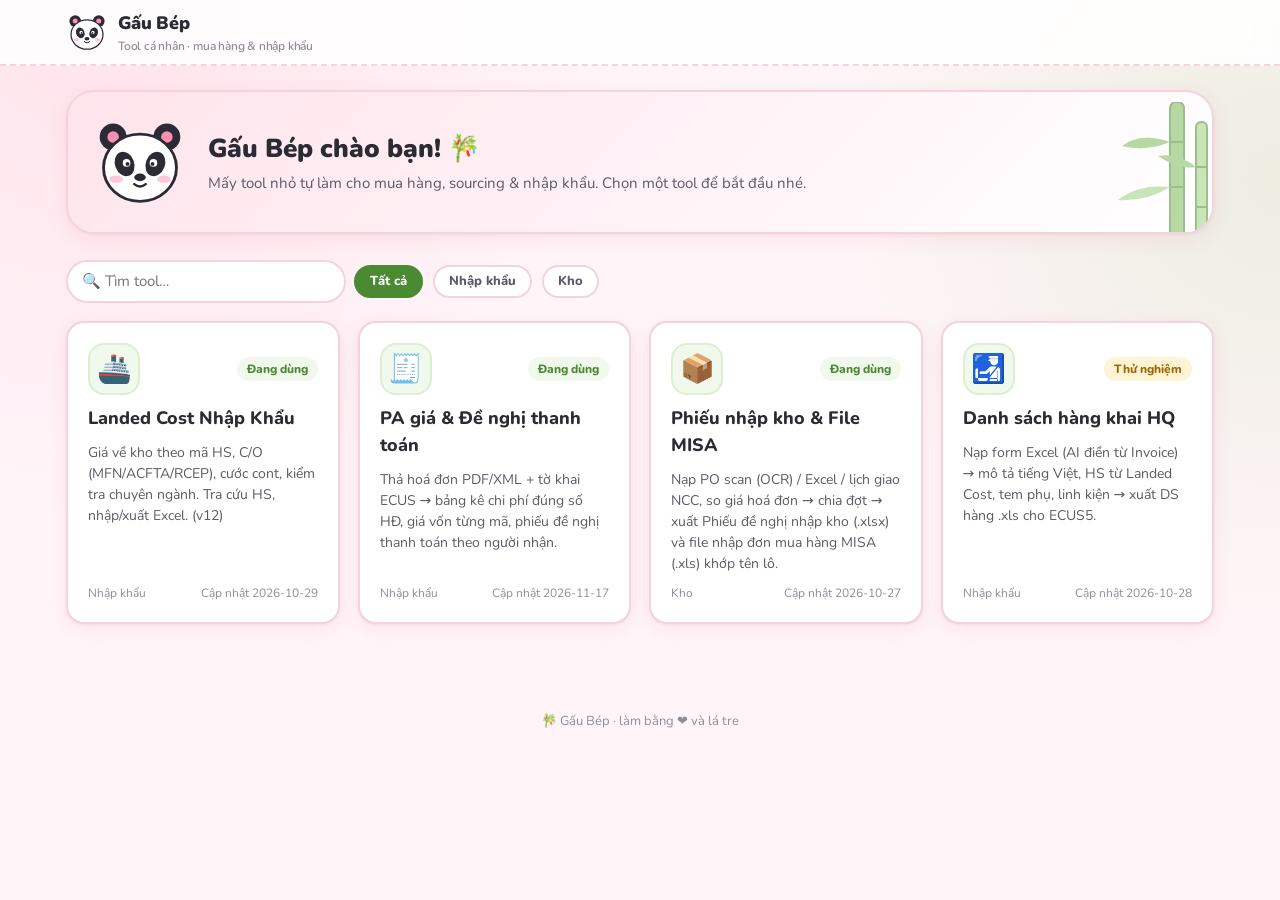
<file: index.html>
<!doctype html>
<html lang="vi">
<head>
  <meta charset="utf-8">
  <meta name="viewport" content="width=device-width, initial-scale=1">
  <title>Gấu Bép</title>
  <link rel="icon" href="data:image/svg+xml,<svg xmlns='http://www.w3.org/2000/svg' viewBox='0 0 100 100'><text y='.9em' font-size='90'>🐼</text></svg>">
  <link rel="stylesheet" href="assets/theme.css?v=20261114a">
  <link rel="stylesheet" href="assets/home.css?v=20261114a">
</head>
<body>
  <main class="page">
    <div class="container">
      <section class="hero" id="hero"></section>
      <div class="filters">
        <input id="q" type="search" placeholder="🔍 Tìm tool…" aria-label="Tìm tool">
        <div id="cats" class="toolbar"></div>
      </div>
      <div class="grid" id="grid"></div>
    </div>
  </main>

  <script src="assets/common.js?v=20261114a"></script>
  <script src="tools.js?v=20261117a"></script>
  <script src="assets/home.js?v=20261114a"></script>
</body>
</html>
</file>
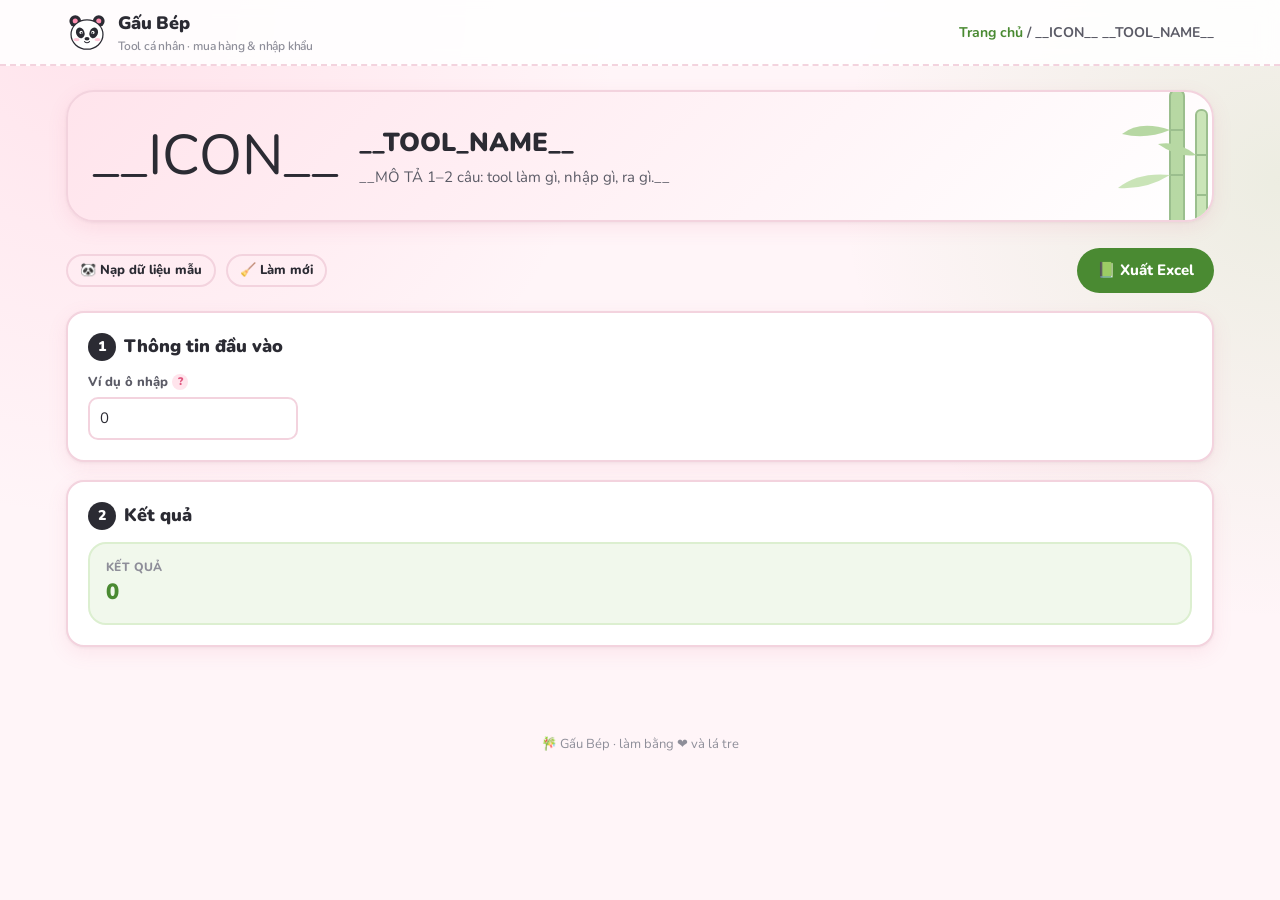
<file: _template/index.html>
<!doctype html>
<html lang="vi">
<head>
  <meta charset="utf-8">
  <meta name="viewport" content="width=device-width, initial-scale=1">
  <title>__TOOL_NAME__</title>
  <link rel="icon" href="data:image/svg+xml,<svg xmlns='http://www.w3.org/2000/svg' viewBox='0 0 100 100'><text y='.9em' font-size='90'>__ICON__</text></svg>">
  <link rel="stylesheet" href="../../assets/theme.css">
  <link rel="stylesheet" href="style.css">
</head>
<body>
  <main class="page">
    <div class="container stack">

      <!-- Hero: icon + tên + mô tả ngắn cách dùng -->
      <section class="hero">
        <div style="font-size:56px">__ICON__</div>
        <div>
          <h1>__TOOL_NAME__</h1>
          <p>__MÔ TẢ 1–2 câu: tool làm gì, nhập gì, ra gì.__</p>
        </div>
        <span id="bamboo"></span>
      </section>

      <!-- Thanh công cụ -->
      <div class="toolbar no-print">
        <button class="btn btn-ghost btn-sm" id="btnSample">🐼 Nạp dữ liệu mẫu</button>
        <button class="btn btn-ghost btn-sm" id="btnReset">🧹 Làm mới</button>
        <span style="flex:1"></span>
        <button class="btn btn-primary" id="btnExport">📗 Xuất Excel</button>
      </div>

      <!-- Bước 1: đầu vào -->
      <section class="card">
        <h2 class="section-title"><span class="num">1</span> Thông tin đầu vào</h2>
        <div class="form-grid">
          <div class="field">
            <label>Ví dụ ô nhập <span class="hint" tabindex="0" data-tip="Giải thích ngắn: ô này là gì, lấy số ở đâu.">?</span></label>
            <input id="example" type="text" inputmode="decimal" placeholder="0">
          </div>
        </div>
      </section>

      <!-- Bước 2: kết quả -->
      <section class="card">
        <h2 class="section-title"><span class="num">2</span> Kết quả</h2>
        <div class="kpis" id="kpis"></div>
      </section>
    </div>
  </main>

  <script src="../../assets/common.js"></script>
  <script src="app.js"></script>
</body>
</html>
</file>
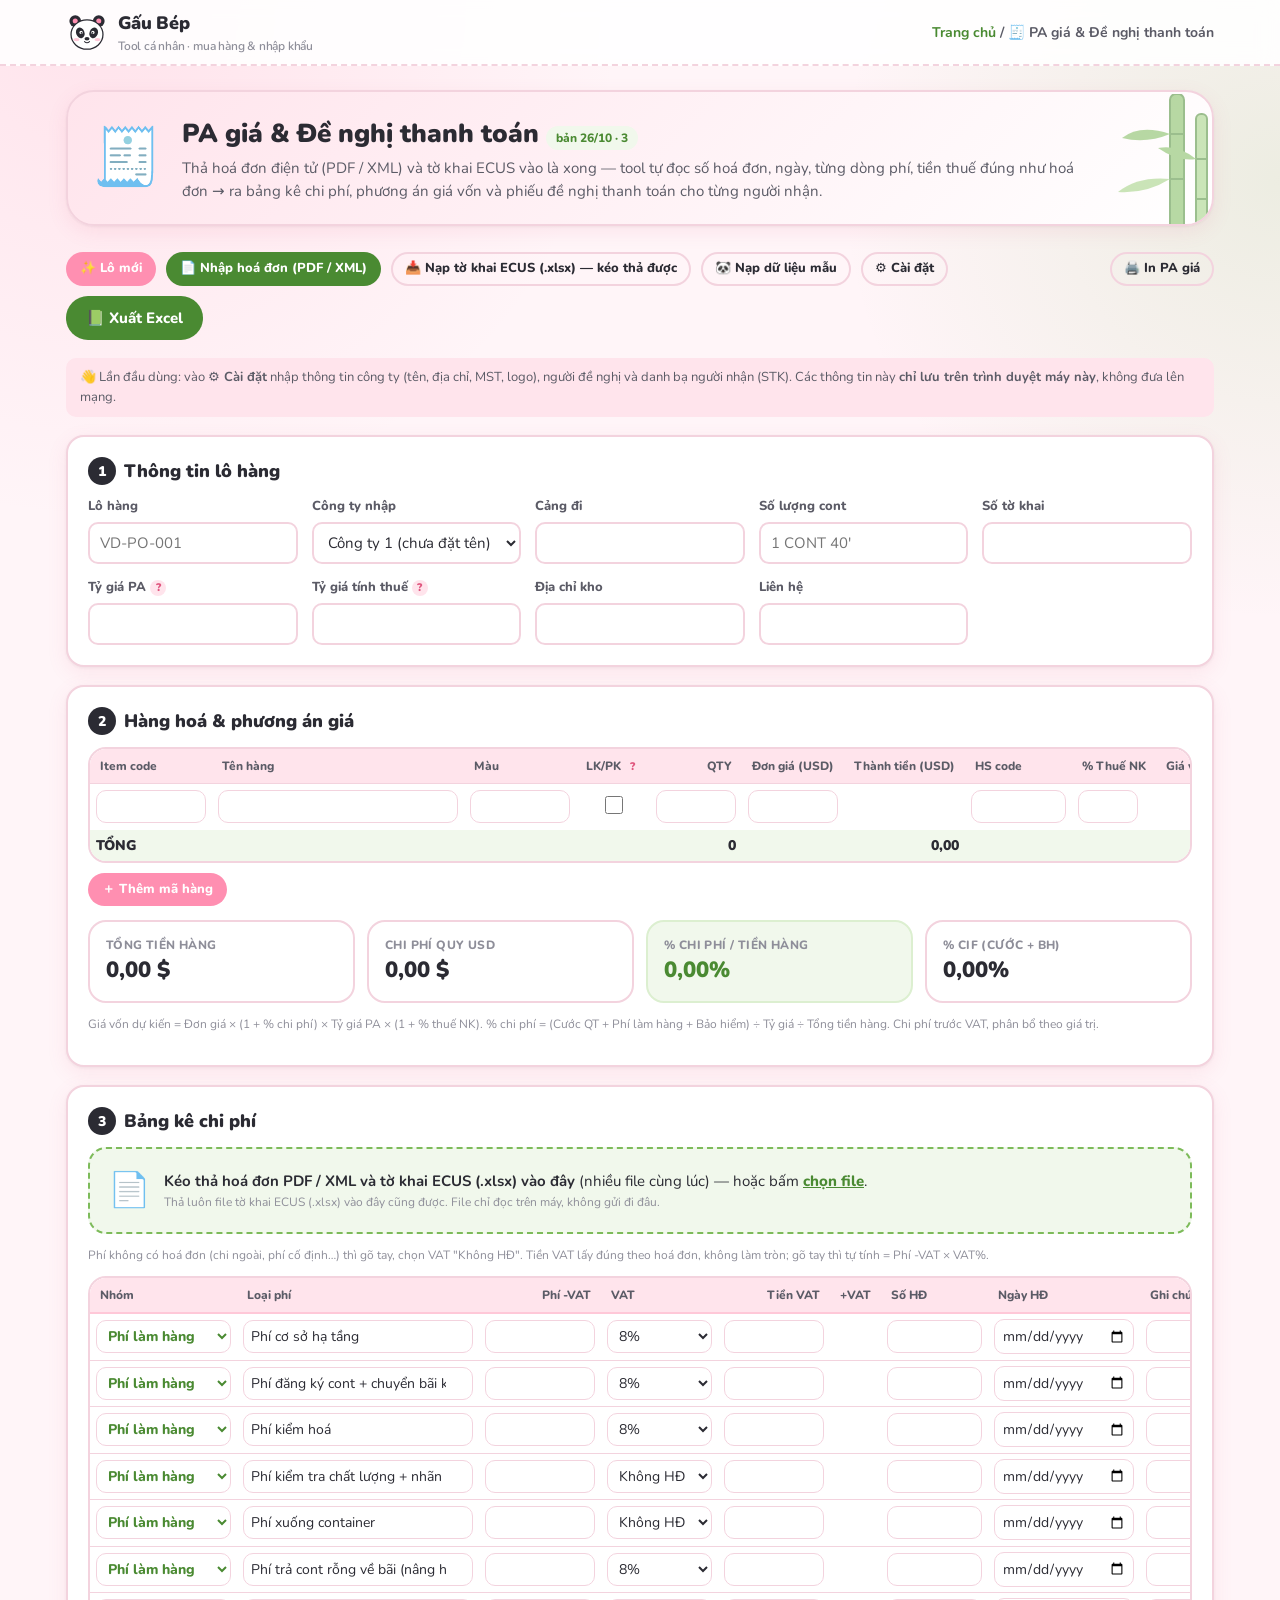
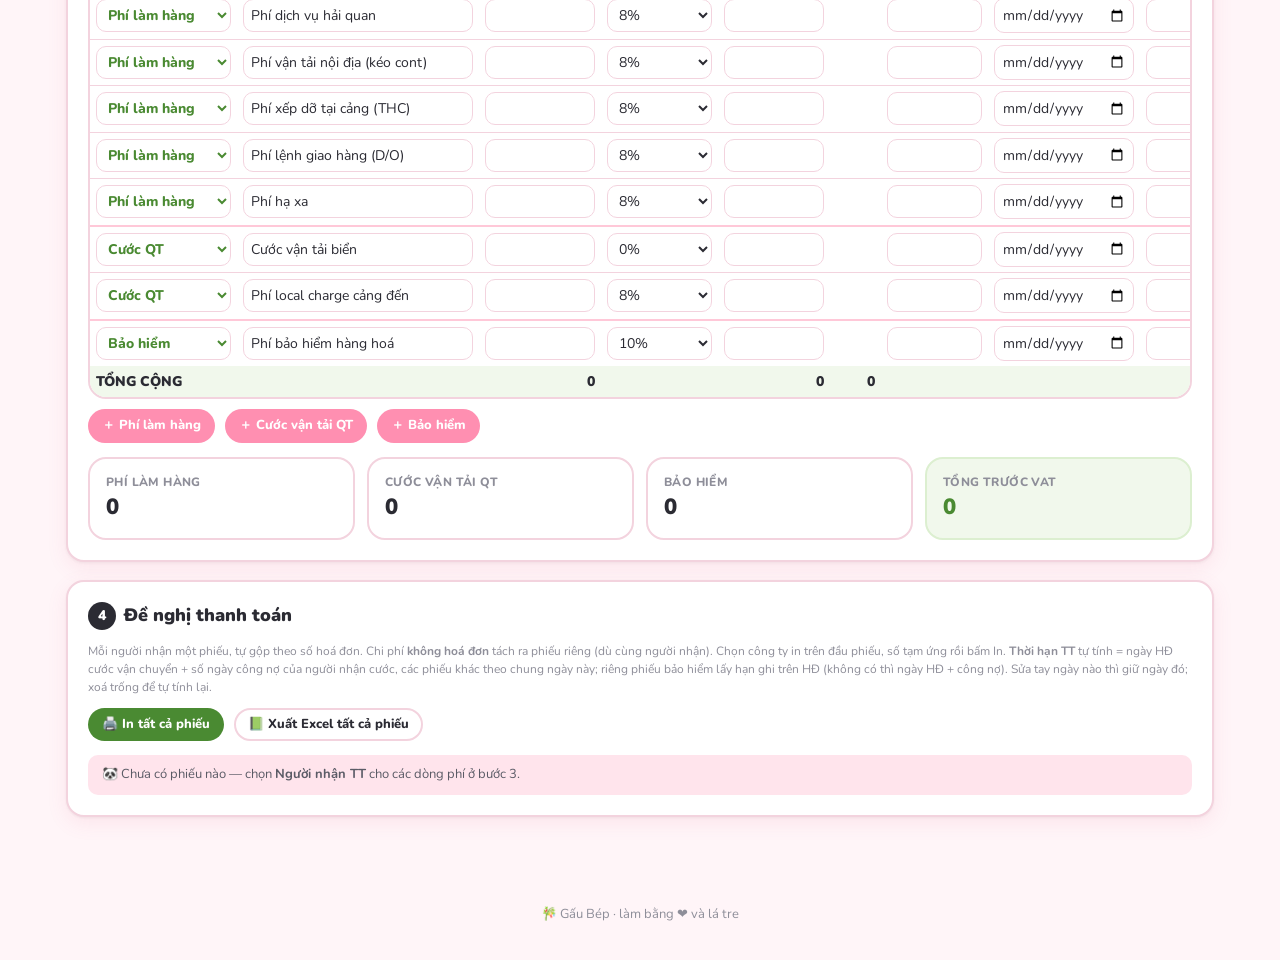
<file: tools/cost-payment/index.html>
<!doctype html>
<html lang="vi">
<head>
  <meta charset="utf-8">
  <meta name="viewport" content="width=device-width, initial-scale=1">
  <title>PA giá &amp; Đề nghị thanh toán</title>
  <link rel="icon" href="data:image/svg+xml,<svg xmlns='http://www.w3.org/2000/svg' viewBox='0 0 100 100'><text y='.9em' font-size='90'>🧾</text></svg>">
  <link rel="stylesheet" href="../../assets/theme.css?v=20261107a">
  <link rel="stylesheet" href="style.css?v=20261114b">
</head>
<body>
  <main class="page">
    <div class="container stack">

      <section class="hero no-print">
        <div style="font-size:56px">🧾</div>
        <div>
          <h1>PA giá &amp; Đề nghị thanh toán <span class="badge live">bản 26/10 · 3</span></h1>
          <p>Thả hoá đơn điện tử (PDF / XML) và tờ khai ECUS vào là xong — tool tự đọc số hoá đơn, ngày, từng dòng phí, tiền thuế đúng như hoá đơn → ra bảng kê chi phí, phương án giá vốn và phiếu đề nghị thanh toán cho từng người nhận.</p>
        </div>
        <span id="bamboo"></span>
      </section>

      <div class="toolbar no-print">
        <button class="btn btn-pink btn-sm" id="btnNewLot">✨ Lô mới</button>
        <label class="btn btn-primary btn-sm file-btn drop-target" title="Bấm để chọn, hoặc kéo thả file hoá đơn vào đây">📄 Nhập hoá đơn (PDF / XML)
          <input type="file" id="fileInvoice" accept=".pdf,.xml" multiple hidden>
        </label>
        <label class="btn btn-ghost btn-sm file-btn drop-target" id="ecusDrop" title="Bấm để chọn, hoặc kéo thả file tờ khai vào đây">📥 Nạp tờ khai ECUS (.xlsx) — kéo thả được
          <input type="file" id="fileEcus" accept=".xlsx,.xls" hidden>
        </label>
        <button class="btn btn-ghost btn-sm" id="btnSample">🐼 Nạp dữ liệu mẫu</button>
        <button class="btn btn-ghost btn-sm" id="btnSettings">⚙️ Cài đặt</button>
        <span style="flex:1"></span>
        <button class="btn btn-ghost btn-sm" id="btnPrintPa">🖨️ In PA giá</button>
        <button class="btn btn-primary" id="btnExport">📗 Xuất Excel</button>
      </div>

      <div class="note no-print" id="setupNote" hidden>
        👋 Lần đầu dùng: vào <b>⚙️ Cài đặt</b> nhập thông tin công ty (tên, địa chỉ, MST, logo), người đề nghị và danh bạ người nhận (STK).
        Các thông tin này <b>chỉ lưu trên trình duyệt máy này</b>, không đưa lên mạng.
      </div>

      <!-- ===================== CÀI ĐẶT ===================== -->
      <section class="card no-print" id="settingsCard" hidden>
        <h2 class="section-title"><span class="num">⚙</span> Cài đặt (lưu trên máy này)</h2>

        <h3 class="sub-title">Người đề nghị</h3>
        <div class="form-grid">
          <div class="field"><label>Kính gửi</label><input id="set_to"></div>
          <div class="field"><label>Họ tên người đề nghị</label><input id="set_requester"></div>
          <div class="field"><label>Bộ phận</label><input id="set_dept"></div>
          <div class="field"><label>Nơi lập phiếu</label><input id="set_city"></div>
        </div>

        <h3 class="sub-title">Công ty (đầu phiếu đề nghị thanh toán)</h3>
        <div id="companyList" class="company-list"></div>
        <button class="btn btn-pink btn-sm" id="btnAddCompany">＋ Thêm công ty</button>

        <h3 class="sub-title">Danh bạ người nhận thanh toán
          <span class="hint" tabindex="0" data-tip="Tên gợi nhớ là tên chọn ở cột Người nhận. STK chỉ lưu trên trình duyệt này.">?</span></h3>
        <div class="table-wrap">
          <table class="edit-table">
            <thead><tr><th>Tên gợi nhớ</th><th>Chủ tài khoản</th><th>Số tài khoản</th><th>Ngân hàng</th><th class="num">Hạn TT (ngày)</th><th>MST bên bán <span class="hint" tabindex="0" data-tip="Hoá đơn của các MST này sẽ tự gán cho người nhận này (vd chi hộ phí nâng hạ). Tool tự điền khi bạn đổi người nhận ở bảng kê.">?</span></th><th></th></tr></thead>
            <tbody id="payeeBody"></tbody>
          </table>
        </div>
        <button class="btn btn-pink btn-sm" id="btnAddPayee">＋ Thêm người nhận</button>

        <h3 class="sub-title">Mẫu bảng kê cho lô mới</h3>
        <p class="help-text">Bấm <b>✨ Lô mới</b> sẽ tạo bảng kê theo mẫu này. Dòng nào đánh dấu 📌 <b>Cố định</b> sẽ giữ luôn số tiền (vd phí KTCL, phí xuống container).</p>
        <div class="toolbar">
          <button class="btn btn-ghost btn-sm" id="btnSaveTemplate">💾 Lấy bảng kê hiện tại làm mẫu</button>
          <button class="btn btn-ghost btn-sm" id="btnResetTemplate">↺ Về mẫu gốc</button>
          <span class="help-text" id="templateInfo"></span>
        </div>

        <h3 class="sub-title">Sao lưu</h3>
        <p class="help-text">Dữ liệu nằm trên trình duyệt: đổi máy / xoá lịch sử duyệt web sẽ mất. Nên tải bản sao lưu, cất vào Drive riêng.</p>
        <div class="toolbar">
          <button class="btn btn-ghost btn-sm" id="btnBackup">⬇️ Tải bản sao lưu (.json)</button>
          <label class="btn btn-ghost btn-sm file-btn">⬆️ Nạp bản sao lưu
            <input type="file" id="fileBackup" accept=".json" hidden>
          </label>
          <span style="flex:1"></span>
          <button class="btn btn-primary btn-sm" id="btnCloseSettings">Xong</button>
        </div>
      </section>

      <!-- ===================== 1. LÔ HÀNG ===================== -->
      <section class="card print-pa">
        <h2 class="section-title"><span class="num">1</span> Thông tin lô hàng</h2>
        <div class="form-grid">
          <div class="field"><label>Lô hàng</label><input id="lot_code" placeholder="VD-PO-001"></div>
          <div class="field"><label>Công ty nhập</label><select id="lot_company"></select></div>
          <div class="field"><label>Cảng đi</label><input id="lot_port"></div>
          <div class="field"><label>Số lượng cont</label><input id="lot_cont" placeholder="1 CONT 40'"></div>
          <div class="field"><label>Số tờ khai</label><input id="lot_decl"></div>
          <div class="field"><label>Tỷ giá PA <span class="hint" tabindex="0" data-tip="Tỷ giá dùng để tính giá vốn dự kiến (thường là tỷ giá mua USD dự kiến).">?</span></label><input id="lot_rate" inputmode="decimal"></div>
          <div class="field"><label>Tỷ giá tính thuế <span class="hint" tabindex="0" data-tip="Tỷ giá trên tờ khai. Chỉ dùng cho cột Giá vốn (thuế NK theo CIF).">?</span></label><input id="lot_taxRate" inputmode="decimal"></div>
          <div class="field"><label>Địa chỉ kho</label><input id="lot_warehouse"></div>
          <div class="field"><label>Liên hệ</label><input id="lot_contact"></div>
        </div>
      </section>

      <!-- ===================== 2. HÀNG HOÁ ===================== -->
      <section class="card print-pa">
        <h2 class="section-title"><span class="num">2</span> Hàng hoá &amp; phương án giá</h2>
        <div class="table-wrap">
          <table class="edit-table">
            <thead><tr>
              <th>Item code</th><th>Tên hàng</th><th>Màu</th><th title="Linh kiện / phụ kiện">LK/PK <span class="hint" tabindex="0" data-tip="Tick = linh kiện / phụ kiện. Lô có trên 2 dòng hàng thì ĐNTT chỉ ghi mã hàng của sản phẩm chính, bỏ các dòng được tick. Tool tự đoán theo tên (Linh kiện…, Phụ kiện…) và HS (84xx90, 85xx90…), bạn sửa lại được.">?</span></th><th class="num">QTY</th><th class="num">Đơn giá (USD)</th>
              <th class="num">Thành tiền (USD)</th><th>HS code</th><th class="num">% Thuế NK</th>
              <th class="num">Giá vốn dự kiến</th>
              <th class="num">Giá vốn (NK theo CIF) <span class="hint" tabindex="0" data-tip="Thuế NK chỉ tính trên FOB + cước QT + bảo hiểm theo tỷ giá tính thuế, không tính trên phí làm hàng nội địa — sát với tờ khai hơn.">?</span></th>
              <th class="no-print"></th>
            </tr></thead>
            <tbody id="itemBody"></tbody>
            <tfoot id="itemFoot"></tfoot>
          </table>
        </div>
        <div class="toolbar no-print" style="margin-top:10px">
          <button class="btn btn-pink btn-sm" id="btnAddItem">＋ Thêm mã hàng</button>
        </div>
        <div class="kpis" id="paKpis" style="margin-top:14px"></div>
        <p class="help-text">Giá vốn dự kiến = Đơn giá × (1 + % chi phí) × Tỷ giá PA × (1 + % thuế NK). % chi phí = (Cước QT + Phí làm hàng + Bảo hiểm) ÷ Tỷ giá ÷ Tổng tiền hàng. Chi phí trước VAT, phân bổ theo giá trị.</p>
      </section>

      <!-- ===================== 3. BẢNG KÊ ===================== -->
      <section class="card print-pa">
        <h2 class="section-title"><span class="num">3</span> Bảng kê chi phí</h2>
        <div class="dropzone no-print" id="dropzone">
          <div class="dz-icon">📄</div>
          <div><b>Kéo thả hoá đơn PDF / XML và tờ khai ECUS (.xlsx) vào đây</b> (nhiều file cùng lúc) — hoặc bấm <label class="link file-btn">chọn file<input type="file" id="fileInvoice2" accept=".pdf,.xml" multiple hidden></label>.
          <div class="help-text">Thả luôn file tờ khai ECUS (.xlsx) vào đây cũng được. File chỉ đọc trên máy, không gửi đi đâu.</div></div>
        </div>
        <div id="importLog" class="import-log no-print"></div>
        <p class="help-text no-print">Phí không có hoá đơn (chi ngoài, phí cố định…) thì gõ tay, chọn VAT "Không HĐ". Tiền VAT lấy đúng theo hoá đơn, không làm tròn; gõ tay thì tự tính = Phí -VAT × VAT%.</p>
        <div class="table-wrap">
          <table class="edit-table fee-table">
            <thead><tr>
              <th>Nhóm</th><th>Loại phí</th><th class="num">Phí -VAT</th><th>VAT</th><th class="num">Tiền VAT</th><th class="num">+VAT</th>
              <th>Số HĐ</th><th>Ngày HĐ</th><th>Ghi chú</th><th>Người nhận TT</th><th>Nội dung trên ĐNTT</th>
              <th title="Nằm trong trị giá tính thuế trên tờ khai (cước QT, bảo hiểm)">CIF</th>
              <th class="no-print" title="Giữ số tiền khi tạo lô mới">📌</th><th class="no-print"></th>
            </tr></thead>
            <tbody id="feeBody"></tbody>
            <tfoot id="feeFoot"></tfoot>
          </table>
        </div>
        <datalist id="feeNames"></datalist>
        <div class="toolbar no-print" style="margin-top:10px">
          <button class="btn btn-pink btn-sm" data-add="KT">＋ Phí làm hàng</button>
          <button class="btn btn-pink btn-sm" data-add="OF">＋ Cước vận tải QT</button>
          <button class="btn btn-pink btn-sm" data-add="BH">＋ Bảo hiểm</button>
        </div>
        <div class="kpis" id="feeKpis" style="margin-top:14px"></div>
      </section>

      <!-- ===================== 4. ĐỀ NGHỊ THANH TOÁN ===================== -->
      <section class="card print-dn-wrap" id="dnSection">
        <h2 class="section-title no-print"><span class="num">4</span> Đề nghị thanh toán</h2>
        <p class="help-text no-print">Mỗi người nhận một phiếu, tự gộp theo số hoá đơn. Chi phí <b>không hoá đơn</b> tách ra phiếu riêng (dù cùng người nhận). Chọn công ty in trên đầu phiếu, số tạm ứng rồi bấm In. <b>Thời hạn TT</b> tự tính = ngày HĐ cước vận chuyển + số ngày công nợ của người nhận cước, các phiếu khác theo chung ngày này; riêng phiếu bảo hiểm lấy hạn ghi trên HĐ (không có thì ngày HĐ + công nợ). Sửa tay ngày nào thì giữ ngày đó; xoá trống để tự tính lại.</p>
        <div class="toolbar no-print">
          <button class="btn btn-primary btn-sm" id="btnPrintAll">🖨️ In tất cả phiếu</button>
          <button class="btn btn-ghost btn-sm" id="btnExportDnAll">📗 Xuất Excel tất cả phiếu</button>
        </div>
        <div id="dnList" class="dn-list"></div>
      </section>
    </div>
  </main>

  <script src="../../assets/common.js?v=20261107a"></script>
  <script src="invoice-parser.js?v=20261117a"></script>
  <script src="export-xlsx.js?v=20261114b"></script>
  <script src="app.js?v=20261117a"></script>
</body>
</html>
</file>
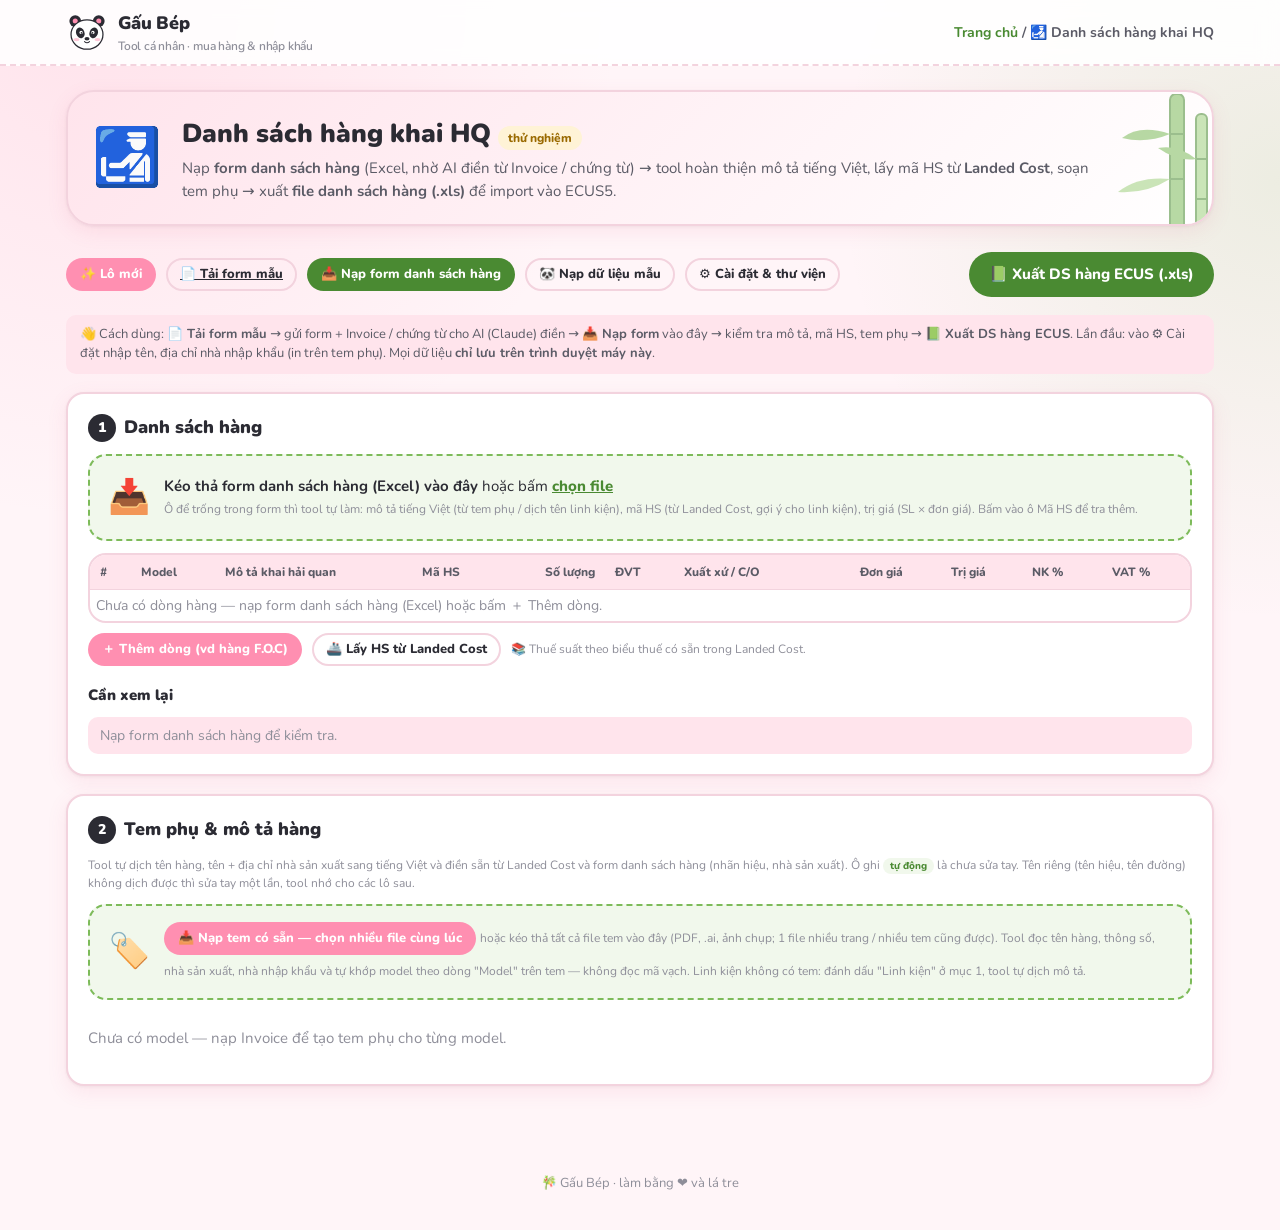
<file: tools/customs-entry/index.html>
<!doctype html>
<html lang="vi">
<head>
  <meta charset="utf-8">
  <meta name="viewport" content="width=device-width, initial-scale=1">
  <title>Danh sách hàng khai HQ</title>
  <link rel="icon" href="data:image/svg+xml,<svg xmlns='http://www.w3.org/2000/svg' viewBox='0 0 100 100'><text y='.9em' font-size='90'>🛃</text></svg>">
  <link rel="stylesheet" href="../../assets/theme.css?v=20261028i">
  <link rel="stylesheet" href="style.css?v=20261028i">
</head>
<body>
  <main class="page">
    <div class="container stack">

      <section class="hero no-print">
        <div style="font-size:56px">🛃</div>
        <div>
          <h1>Danh sách hàng khai HQ <span class="badge beta">thử nghiệm</span></h1>
          <p>Nạp <b>form danh sách hàng</b> (Excel, nhờ AI điền từ Invoice / chứng từ) → tool hoàn thiện mô tả tiếng Việt, lấy mã HS từ <b>Landed Cost</b>, soạn tem phụ → xuất <b>file danh sách hàng (.xls)</b> để import vào ECUS5.</p>
        </div>
        <span id="bamboo"></span>
      </section>

      <div class="toolbar no-print">
        <button class="btn btn-pink btn-sm" id="btnNew">✨ Lô mới</button>
        <a class="btn btn-ghost btn-sm" href="Mau-Danh-Sach-Hang.xlsx" download>📄 Tải form mẫu</a>
        <label class="btn btn-primary btn-sm file-btn">📥 Nạp form danh sách hàng
          <input type="file" id="fileForm" accept=".xlsx,.xls,.csv" hidden>
        </label>
        <button class="btn btn-ghost btn-sm" id="btnSample">🐼 Nạp dữ liệu mẫu</button>
        <button class="btn btn-ghost btn-sm" id="btnSettings">⚙️ Cài đặt &amp; thư viện</button>
        <span style="flex:1"></span>
        <button class="btn btn-primary" id="btnExport">📗 Xuất DS hàng ECUS (.xls)</button>
      </div>

      <div class="note no-print" id="setupNote">
        👋 Cách dùng: <b>📄 Tải form mẫu</b> → gửi form + Invoice / chứng từ cho AI (Claude) điền → <b>📥 Nạp form</b> vào đây → kiểm tra mô tả, mã HS, tem phụ → <b>📗 Xuất DS hàng ECUS</b>.
        Lần đầu: vào ⚙️ Cài đặt nhập tên, địa chỉ nhà nhập khẩu (in trên tem phụ). Mọi dữ liệu <b>chỉ lưu trên trình duyệt máy này</b>.
      </div>

      <!-- ===================== CÀI ĐẶT ===================== -->
      <section class="card no-print" id="settingsCard" hidden>
        <h2 class="section-title"><span class="num">⚙</span> Cài đặt &amp; thư viện (lưu trên máy này)</h2>

        <h3 class="sub-title">Mã biểu thuế ghi vào file ECUS</h3>
        <div class="form-grid" id="genForm"></div>

        <h3 class="sub-title">Tem phụ</h3>
        <div class="form-grid" id="temGenForm"></div>

        <h3 class="sub-title">Thư viện model
          <span class="hint" tabindex="0" data-tip="Mỗi model: mã HS 8 số, ĐVT, tem phụ (sửa ở mục 4). Mô tả khai hải quan tạo từ tem phụ. Thuế suất lấy từ biểu thuế của tool Landed Cost.">?</span></h3>
        <div class="toolbar">
          <button class="btn btn-pink btn-sm" id="btnAddModel">＋ Thêm model</button>
          <button class="btn btn-ghost btn-sm" id="btnFromLC">🚢 Lấy model từ Landed Cost</button>
          <span class="help-text" id="lcInfo"></span>
        </div>
        <div class="table-wrap">
          <table class="edit-table">
            <thead><tr><th>Model</th><th>Mã HS</th><th>Mô tả khai hải quan</th><th>ĐVT</th><th>Biểu thuế NK</th><th></th></tr></thead>
            <tbody id="modelBody"></tbody>
          </table>
        </div>

        <h3 class="sub-title">Sao lưu</h3>
        <p class="help-text">Dữ liệu nằm trên trình duyệt: đổi máy / xoá lịch sử duyệt web sẽ mất. Nên tải bản sao lưu, cất vào Drive riêng (không đưa lên repo).</p>
        <div class="toolbar">
          <button class="btn btn-ghost btn-sm" id="btnBackup">💾 Tải bản sao lưu (.json)</button>
          <label class="btn btn-ghost btn-sm file-btn">📂 Nạp bản sao lưu
            <input type="file" id="fileBackup" accept=".json,application/json" hidden>
          </label>
          <span style="flex:1"></span>
          <button class="btn btn-ghost btn-sm" id="btnCloseSettings">Đóng</button>
        </div>
      </section>

      <!-- ===================== 1. DANH SÁCH HÀNG ===================== -->
      <section class="card">
        <h2 class="section-title"><span class="num">1</span> Danh sách hàng <span class="muted small" id="lotName"></span></h2>
        <div class="dropzone no-print" id="formDrop">
          <span class="dz-icon">📥</span>
          <div><b>Kéo thả form danh sách hàng (Excel) vào đây</b> hoặc bấm <label class="link file-btn" for="fileForm">chọn file</label><br>
            <span class="help-text">Ô để trống trong form thì tool tự làm: mô tả tiếng Việt (từ tem phụ / dịch tên linh kiện), mã HS (từ Landed Cost, gợi ý cho linh kiện), trị giá (SL × đơn giá). Bấm vào ô Mã HS để tra thêm.</span></div>
        </div>
        <div class="table-wrap">
          <table class="edit-table line-table">
            <thead><tr><th>#</th><th>Model</th><th>Mô tả khai hải quan</th><th>Mã HS</th><th class="num">Số lượng</th><th>ĐVT</th><th>Xuất xứ / C/O</th><th class="num">Đơn giá</th><th class="num">Trị giá</th><th class="num">NK %</th><th class="num">VAT %</th><th></th></tr></thead>
            <tbody id="lineBody"></tbody>
          </table>
        </div>
        <div class="toolbar" style="margin-top:10px">
          <button class="btn btn-pink btn-sm" id="btnAddLine">＋ Thêm dòng (vd hàng F.O.C)</button>
          <button class="btn btn-ghost btn-sm" id="btnLcHs">🚢 Lấy HS từ Landed Cost</button>
          <span class="help-text" id="tariffInfo"></span>
        </div>
        <div class="hs-panel" id="hsPanel" hidden></div>
        <h3 class="sub-title">Cần xem lại</h3>
        <ul class="checks" id="checks"></ul>
      </section>


      <!-- ===================== 2. TEM PHỤ ===================== -->
      <section class="card">
        <h2 class="section-title"><span class="num">2</span> Tem phụ &amp; mô tả hàng</h2>
        <p class="help-text no-print">Tool tự dịch tên hàng, tên + địa chỉ nhà sản xuất sang tiếng Việt và điền sẵn từ Landed Cost và form danh sách hàng (nhãn hiệu, nhà sản xuất). Ô ghi <span class="auto-tag">tự động</span> là chưa sửa tay. Tên riêng (tên hiệu, tên đường) không dịch được thì sửa tay một lần, tool nhớ cho các lô sau.</p>
        <div class="dropzone no-print" id="temDrop">
          <span class="dz-icon">🏷️</span>
          <div>
            <label class="btn btn-pink btn-sm file-btn">📥 Nạp tem có sẵn — chọn nhiều file cùng lúc
              <input type="file" id="fileTem" accept=".pdf,.ai,image/*" multiple hidden>
            </label>
            <span class="help-text">hoặc kéo thả tất cả file tem vào đây (PDF, .ai, ảnh chụp; 1 file nhiều trang / nhiều tem cũng được). Tool đọc tên hàng, thông số, nhà sản xuất, nhà nhập khẩu và tự khớp model theo dòng "Model" trên tem — không đọc mã vạch. Linh kiện không có tem: đánh dấu "Linh kiện" ở mục 1, tool tự dịch mô tả.</span>
          </div>
        </div>
        <div id="temLog"></div>
        <div id="temList" class="tem-list"></div>
      </section>

    </div>
  </main>

  <script src="../../assets/common.js?v=20261028i"></script>
  <script src="parsers.js?v=20261028i"></script>
  <script src="translate.js?v=20261028i"></script>
  <script src="app.js?v=20261028i"></script>
</body>
</html>
</file>
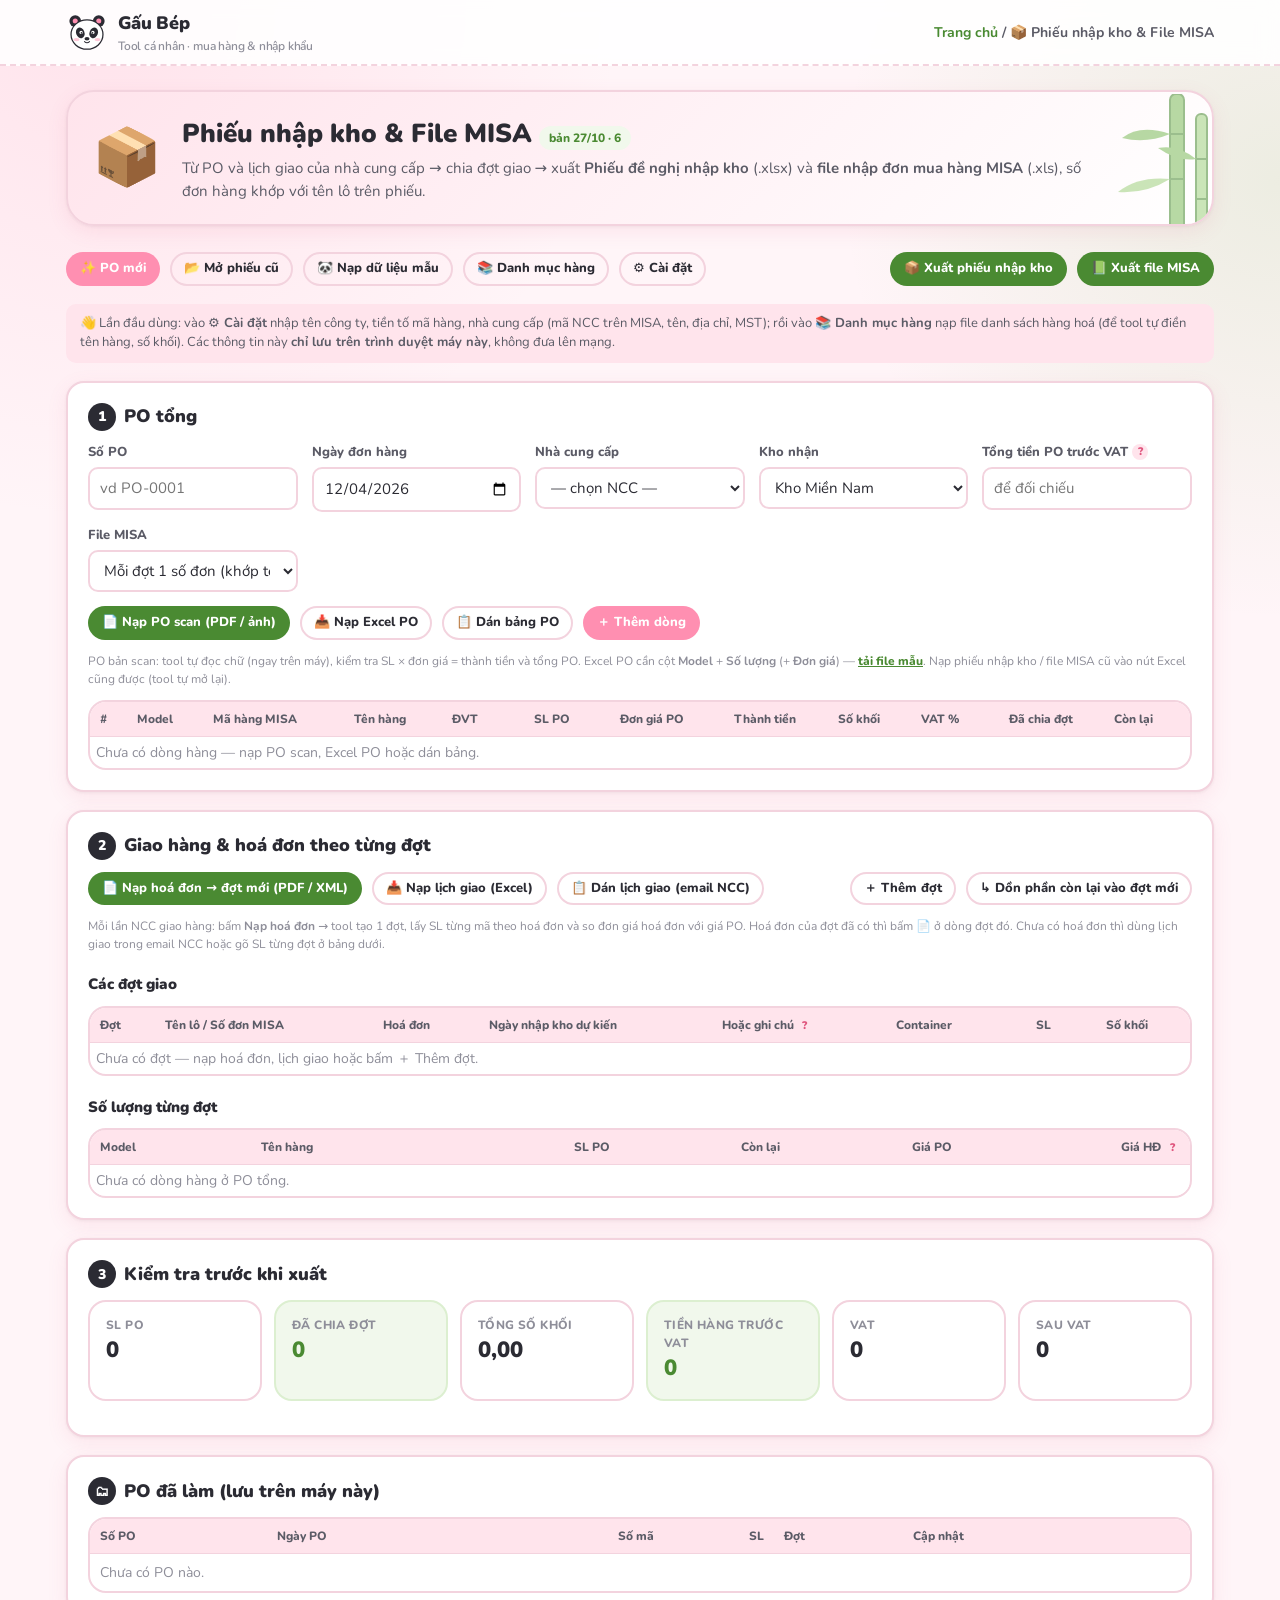
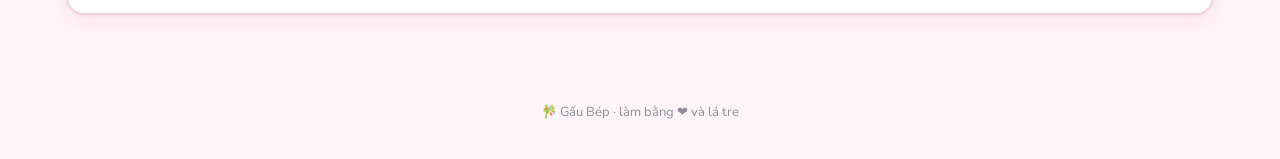
<file: tools/po-receipt/index.html>
<!doctype html>
<html lang="vi">
<head>
  <meta charset="utf-8">
  <meta name="viewport" content="width=device-width, initial-scale=1">
  <title>Phiếu nhập kho &amp; File MISA</title>
  <link rel="icon" href="data:image/svg+xml,<svg xmlns='http://www.w3.org/2000/svg' viewBox='0 0 100 100'><text y='.9em' font-size='90'>📦</text></svg>">
  <link rel="stylesheet" href="../../assets/theme.css?v=20261027i">
  <link rel="stylesheet" href="style.css?v=20261027i">
</head>
<body>
  <main class="page">
    <div class="container stack">

      <section class="hero no-print">
        <div style="font-size:56px">📦</div>
        <div>
          <h1>Phiếu nhập kho &amp; File MISA <span class="badge live">bản 27/10 · 6</span></h1>
          <p>Từ PO và lịch giao của nhà cung cấp → chia đợt giao → xuất <b>Phiếu đề nghị nhập kho</b> (.xlsx) và <b>file nhập đơn mua hàng MISA</b> (.xls), số đơn hàng khớp với tên lô trên phiếu.</p>
        </div>
        <span id="bamboo"></span>
      </section>

      <div class="toolbar no-print">
        <button class="btn btn-pink btn-sm" id="btnNew">✨ PO mới</button>
        <label class="btn btn-ghost btn-sm file-btn">📂 Mở phiếu cũ
          <input type="file" id="fileOpen" accept=".xlsx,.xls" multiple hidden>
        </label>
        <button class="btn btn-ghost btn-sm" id="btnSample">🐼 Nạp dữ liệu mẫu</button>
        <button class="btn btn-ghost btn-sm" id="btnCatalog">📚 Danh mục hàng</button>
        <button class="btn btn-ghost btn-sm" id="btnSettings">⚙️ Cài đặt</button>
        <span style="flex:1"></span>
        <button class="btn btn-primary btn-sm" id="btnExportReceipt">📦 Xuất phiếu nhập kho</button>
        <button class="btn btn-primary btn-sm" id="btnExportMisa">📗 Xuất file MISA</button>
      </div>

      <div class="note no-print" id="setupNote" hidden>
        👋 Lần đầu dùng: vào <b>⚙️ Cài đặt</b> nhập tên công ty, tiền tố mã hàng, nhà cung cấp (mã NCC trên MISA, tên, địa chỉ, MST);
        rồi vào <b>📚 Danh mục hàng</b> nạp file danh sách hàng hoá (để tool tự điền tên hàng, số khối).
        Các thông tin này <b>chỉ lưu trên trình duyệt máy này</b>, không đưa lên mạng.
      </div>

      <!-- ===================== CÀI ĐẶT ===================== -->
      <section class="card no-print" id="settingsCard" hidden>
        <h2 class="section-title"><span class="num">⚙</span> Cài đặt (lưu trên máy này)</h2>
        <div class="form-grid">
          <div class="field wide"><label>Tên công ty (đầu phiếu)</label><input id="set_company" placeholder="CÔNG TY …"></div>
          <div class="field"><label>Phòng ban</label><input id="set_dept"></div>
          <div class="field"><label>Tiền tố mã hàng <span class="hint" tabindex="0" data-tip="Mã hàng trên MISA = tiền tố + model. Vd tiền tố ABC- và model X100 → ABC-X100.">?</span></label><input id="set_prefix" placeholder="vd ABC-"></div>
          <div class="field"><label>% thuế GTGT mặc định</label><input id="set_vat" inputmode="decimal"></div>
          <div class="field"><label>ĐVT mặc định</label><input id="set_unit"></div>
          <div class="field"><label>Loại tiền</label><input id="set_currency"></div>
        </div>
        <label class="check"><input type="checkbox" id="set_noSuffix"> PO chỉ có 1 đợt thì tên lô không ghi "đợt 1"</label>

        <h3 class="sub-title">Nhà cung cấp <span class="hint" tabindex="0" data-tip="Mã NCC đúng như trên MISA. Chọn ● ở NCC hay dùng nhất để PO mới tự chọn.">?</span></h3>
        <div class="table-wrap">
          <table class="edit-table">
            <thead><tr><th>Mặc định</th><th>Mã NCC (MISA)</th><th>Tên nhà cung cấp</th><th>Địa chỉ</th><th>Mã số thuế</th><th></th></tr></thead>
            <tbody id="supplierBody"></tbody>
          </table>
        </div>
        <button class="btn btn-pink btn-sm" id="btnAddSupplier">＋ Thêm nhà cung cấp</button>

        <h3 class="sub-title">Kho nhận hàng <span class="hint" tabindex="0" data-tip="Tên kho in ở cột LOCATION. Viết tắt dùng trong tên lô (vd MN). Mã kho MISA để trống nếu không cần.">?</span></h3>
        <div class="table-wrap">
          <table class="edit-table">
            <thead><tr><th>Tên kho (LOCATION)</th><th>Viết tắt trong tên lô</th><th>Mã kho MISA</th><th></th></tr></thead>
            <tbody id="whBody"></tbody>
          </table>
        </div>
        <button class="btn btn-pink btn-sm" id="btnAddWh">＋ Thêm kho</button>

        <h3 class="sub-title">Sao lưu</h3>
        <p class="help-text">Dữ liệu (cài đặt, danh mục hàng, các PO đã làm) nằm trên trình duyệt: đổi máy / xoá lịch sử duyệt web sẽ mất. Nên tải bản sao lưu, cất vào Drive riêng.</p>
        <div class="toolbar">
          <button class="btn btn-ghost btn-sm" id="btnBackup">💾 Tải bản sao lưu (.json)</button>
          <label class="btn btn-ghost btn-sm file-btn">♻️ Khôi phục từ bản sao lưu
            <input type="file" id="fileRestore" accept=".json" hidden>
          </label>
          <span style="flex:1"></span>
          <button class="btn btn-primary btn-sm" id="btnCloseSettings">Xong</button>
        </div>
      </section>

      <!-- ===================== DANH MỤC HÀNG ===================== -->
      <section class="card no-print" id="catalogCard" hidden>
        <h2 class="section-title"><span class="num">📚</span> Danh mục hàng (lưu trên máy này)</h2>
        <p class="help-text">Danh mục ghép từ 2 nguồn, mỗi khi có bản mới thì bấm nạp lại đúng nút — tool tự cập nhật, báo mã mới / mã thay đổi và cập nhật luôn PO đang làm:</p>
        <ul class="help-text src-list">
          <li><b>File data sản phẩm của NCC</b> (vd list sản phẩm của hãng: cột <b>Model</b>, <b>Tên sản phẩm</b>, <b>CBM</b>) → quyết định <b>số khối</b>.</li>
          <li><b>Danh sách hàng hoá xuất từ MISA</b> (cột <b>STT</b>, <b>Mã</b>, <b>Tên</b>) → quyết định <b>mã hàng</b> và <b>tên hàng</b> in trên phiếu / file MISA; mã chưa có trên MISA sẽ được cảnh báo.</li>
        </ul>
        <div class="toolbar">
          <label class="btn btn-primary btn-sm file-btn">📥 File data sản phẩm NCC
            <input type="file" id="fileCatalog" accept=".xlsx,.xls" multiple hidden>
          </label>
          <label class="btn btn-primary btn-sm file-btn">📥 Danh sách hàng hoá MISA
            <input type="file" id="fileMisaList" accept=".xlsx,.xls" multiple hidden>
          </label>
          <label class="inline-field">Tiền tố mã hàng <span class="hint" tabindex="0" data-tip="Mã hàng MISA = tiền tố + model, vd ABC- + X100 = ABC-X100. Tự nhận khi nạp danh sách hàng hoá MISA.">?</span>
            <input id="cat_prefix" class="w-sm" placeholder="vd ABC-"></label>
          <input id="catSearch" class="search" placeholder="🔎 Tìm model / tên…">
          <span class="help-text" id="catInfo"></span>
          <span style="flex:1"></span>
          <button class="btn btn-ghost btn-sm" id="btnClearCatalog">🗑 Xoá danh mục</button>
          <button class="btn btn-primary btn-sm" id="btnCloseCatalog">Xong</button>
        </div>
        <div class="table-wrap cat-wrap">
          <table class="edit-table">
            <thead><tr><th>Model</th><th>Mã hàng MISA</th><th>Tên hàng</th><th class="num">Số khối</th><th class="num">Giá gần nhất</th><th>Có trên MISA</th><th>Cập nhật</th><th></th></tr></thead>
            <tbody id="catBody"></tbody>
          </table>
        </div>
      </section>

      <div class="import-log no-print" id="importLog"></div>

      <div class="paste-box no-print" id="pasteBox" hidden>
        <p class="help-text" id="pasteHelp"></p>
        <textarea id="pasteText" rows="6" placeholder="Dán bảng vào đây (Ctrl + V)…"></textarea>
        <div class="toolbar">
          <button class="btn btn-primary btn-sm" id="btnReadPaste">✅ Đọc bảng</button>
          <button class="btn btn-ghost btn-sm" id="btnCancelPaste">Đóng</button>
        </div>
      </div>

      <!-- ===================== 1. PO TỔNG ===================== -->
      <section class="card">
        <h2 class="section-title"><span class="num">1</span> PO tổng</h2>
        <div class="form-grid">
          <div class="field"><label>Số PO</label><input id="poNo" placeholder="vd PO-0001"></div>
          <div class="field"><label>Ngày đơn hàng</label><input id="poDate" type="date"></div>
          <div class="field"><label>Nhà cung cấp</label><select id="poSupplier"></select></div>
          <div class="field"><label>Kho nhận</label><select id="poWh"></select></div>
          <div class="field"><label>Tổng tiền PO trước VAT <span class="hint" tabindex="0" data-tip="Tự điền khi nạp PO scan. Tool so với tổng tiền các dòng bên dưới.">?</span></label><input id="poTotal" inputmode="decimal" placeholder="để đối chiếu"></div>
          <div class="field"><label>File MISA</label>
            <select id="misaMode">
              <option value="lot">Mỗi đợt 1 số đơn (khớp tên lô)</option>
              <option value="po">Gộp cả PO thành 1 số đơn</option>
            </select>
          </div>
        </div>
        <div class="toolbar no-print step-tools">
          <label class="btn btn-primary btn-sm file-btn">📄 Nạp PO scan (PDF / ảnh)
            <input type="file" id="fileDoc" accept=".pdf,.png,.jpg,.jpeg" multiple hidden>
          </label>
          <label class="btn btn-ghost btn-sm file-btn">📥 Nạp Excel PO
            <input type="file" id="fileExcel" accept=".xlsx,.xls,.csv" multiple hidden>
          </label>
          <button class="btn btn-ghost btn-sm" id="btnPaste">📋 Dán bảng PO</button>
          <button class="btn btn-pink btn-sm" id="btnAddItem">＋ Thêm dòng</button>
        </div>
        <p class="help-text no-print">PO bản scan: tool tự đọc chữ (ngay trên máy), kiểm tra SL × đơn giá = thành tiền và tổng PO.
          Excel PO cần cột <b>Model</b> + <b>Số lượng</b> (+ <b>Đơn giá</b>) — <a class="link" href="Mau-Nhap-PO.xlsx" download>tải file mẫu</a>.
          Nạp phiếu nhập kho / file MISA cũ vào nút Excel cũng được (tool tự mở lại).</p>
        <div class="table-wrap">
          <table class="edit-table item-table">
            <thead id="itemHead"></thead>
            <tbody id="itemBody"></tbody>
            <tfoot id="itemFoot"></tfoot>
          </table>
        </div>
      </section>

      <!-- ===================== 2. GIAO HÀNG & HOÁ ĐƠN ===================== -->
      <section class="card">
        <h2 class="section-title"><span class="num">2</span> Giao hàng &amp; hoá đơn theo từng đợt</h2>
        <div class="toolbar no-print">
          <label class="btn btn-primary btn-sm file-btn">📄 Nạp hoá đơn → đợt mới (PDF / XML)
            <input type="file" id="fileInvoice" accept=".pdf,.xml" multiple hidden>
          </label>
          <label class="btn btn-ghost btn-sm file-btn">📥 Nạp lịch giao (Excel)
            <input type="file" id="fileDelivery" accept=".xlsx,.xls,.csv" multiple hidden>
          </label>
          <button class="btn btn-ghost btn-sm" id="btnPasteDelivery">📋 Dán lịch giao (email NCC)</button>
          <span style="flex:1"></span>
          <button class="btn btn-ghost btn-sm" id="btnAddLot">＋ Thêm đợt</button>
          <button class="btn btn-ghost btn-sm" id="btnRemainder">↳ Dồn phần còn lại vào đợt mới</button>
          <input type="file" id="fileLotInvoice" accept=".pdf,.xml" multiple hidden>
        </div>
        <p class="help-text no-print">Mỗi lần NCC giao hàng: bấm <b>Nạp hoá đơn</b> → tool tạo 1 đợt, lấy SL từng mã theo hoá đơn và so đơn giá hoá đơn với giá PO.
          Hoá đơn của đợt đã có thì bấm 📄 ở dòng đợt đó. Chưa có hoá đơn thì dùng lịch giao trong email NCC hoặc gõ SL từng đợt ở bảng dưới.</p>

        <h3 class="sub-title">Các đợt giao</h3>
        <div class="table-wrap">
          <table class="edit-table">
            <thead><tr><th>Đợt</th><th>Tên lô / Số đơn MISA</th><th>Hoá đơn</th><th>Ngày nhập kho dự kiến</th><th>Hoặc ghi chú <span class="hint" tabindex="0" data-tip="Có ghi chú thì phiếu in ghi chú thay cho ngày, vd: Chờ giao chéo kho ngày 05/11 đến. Ngày vẫn được dùng làm ngày giao hàng trong file MISA.">?</span></th><th>Container</th><th class="num">SL</th><th class="num">Số khối</th><th></th></tr></thead>
            <tbody id="lotBody"></tbody>
          </table>
        </div>

        <h3 class="sub-title">Số lượng từng đợt</h3>
        <div class="table-wrap">
          <table class="edit-table split-table">
            <thead id="splitHead"></thead>
            <tbody id="splitBody"></tbody>
            <tfoot id="splitFoot"></tfoot>
          </table>
        </div>
      </section>

      <!-- ===================== 3. KIỂM TRA ===================== -->
      <section class="card">
        <h2 class="section-title"><span class="num">3</span> Kiểm tra trước khi xuất</h2>
        <div class="kpis" id="kpis"></div>
        <div class="checks" id="checks"></div>
      </section>

      <!-- ===================== PO ĐÃ LÀM ===================== -->
      <section class="card no-print">
        <h2 class="section-title"><span class="num">🗂</span> PO đã làm (lưu trên máy này)</h2>
        <div class="table-wrap">
          <table>
            <thead><tr><th>Số PO</th><th>Ngày PO</th><th class="num">Số mã</th><th class="num">SL</th><th>Đợt</th><th>Cập nhật</th><th></th></tr></thead>
            <tbody id="historyBody"></tbody>
          </table>
        </div>
      </section>
    </div>
  </main>

  <script src="../../assets/common.js?v=20261027i"></script>
  <script src="parsers.js?v=20261027i"></script>
  <script src="export.js?v=20261027i"></script>
  <script src="po-ocr.js?v=20261027i"></script>
  <script src="xls-writer.js?v=20261027i"></script>
  <script src="app.js?v=20261027i"></script>
</body>
</html>
</file>
<file: assets/theme.css>
/* =========================================================
   Gấu Bép — theme chung (hồng cute · xanh tre · gấu trúc)
   MỌI tool phải dùng file này. Không tự đặt màu riêng —
   chỉ dùng các biến bên dưới.
   ========================================================= */
@import url('https://fonts.googleapis.com/css2?family=Nunito:wght@400;600;700;800;900&display=swap');

:root {
  /* Hồng */
  --pink-50:  #fff5f8;
  --pink-100: #ffe4ec;
  --pink-200: #ffc8d8;
  --pink-400: #ff8fb1;
  --pink-600: #e0577f;
  /* Xanh tre */
  --bamboo-50:  #f1f8ec;
  --bamboo-100: #dcefd0;
  --bamboo-400: #7dbb5a;
  --bamboo-600: #4a8a32;
  --bamboo-800: #2f5c1f;
  /* Gấu trúc (đen – trắng) */
  --panda-ink:  #2b2b33;
  --panda-soft: #5b5b66;
  --panda-mute: #8e8e99;
  --panda-white:#ffffff;

  /* Token dùng trong layout */
  --bg:        var(--pink-50);
  --surface:   var(--panda-white);
  --surface-2: var(--pink-100);
  --text:      var(--panda-ink);
  --text-soft: var(--panda-soft);
  --text-mute: var(--panda-mute);
  --border:    #f3d3de;
  --accent:    var(--bamboo-600);
  --accent-bg: var(--bamboo-50);
  --accent-2:  var(--pink-600);
  --danger:    #d64545;

  --radius-sm: 10px;
  --radius:    18px;
  --radius-lg: 28px;
  --shadow:    0 6px 20px rgba(224, 87, 127, .10), 0 1px 3px rgba(43,43,51,.06);
  --shadow-lg: 0 14px 34px rgba(224, 87, 127, .18), 0 2px 6px rgba(43,43,51,.08);
  --font: 'Nunito', system-ui, -apple-system, 'Segoe UI', sans-serif;
  --mono: ui-monospace, 'SF Mono', Menlo, Consolas, monospace;
}

@media (prefers-color-scheme: dark) {
  :root:not([data-theme="light"]) {
    --bg: #1d1a20; --surface: #28242c; --surface-2: #33293a;
    --text: #f4eef2; --text-soft: #cdbfc8; --text-mute: #9a8d96;
    --border: #44374a; --accent: #8fd06b; --accent-bg: #23301d; --accent-2: #ff9bba;
  }
}
:root[data-theme="dark"] {
  --bg: #1d1a20; --surface: #28242c; --surface-2: #33293a;
  --text: #f4eef2; --text-soft: #cdbfc8; --text-mute: #9a8d96;
  --border: #44374a; --accent: #8fd06b; --accent-bg: #23301d; --accent-2: #ff9bba;
}

* { box-sizing: border-box; }
html, body { margin: 0; }
body {
  font-family: var(--font);
  background: var(--bg);
  color: var(--text);
  line-height: 1.5;
  font-size: 15px;
  background-image:
    radial-gradient(circle at 8% 0%, rgba(255,143,177,.18) 0, transparent 35%),
    radial-gradient(circle at 100% 20%, rgba(125,187,90,.14) 0, transparent 30%);
  background-attachment: fixed;
  min-height: 100vh;
}
a { color: var(--accent); }

/* ---------- Layout ---------- */
.container { max-width: 1180px; margin: 0 auto; padding: 0 16px; }
.page { padding: 24px 0 64px; }

/* ---------- Header ---------- */
.site-header {
  position: sticky; top: 0; z-index: 20;
  background: color-mix(in srgb, var(--surface) 88%, transparent);
  backdrop-filter: blur(10px);
  border-bottom: 2px dashed var(--border);
}
.site-header .container {
  display: flex; align-items: center; gap: 12px; height: 64px;
}
.brand { display: flex; align-items: center; gap: 10px; text-decoration: none; color: var(--text); }
.brand svg { width: 42px; height: 42px; flex: none; }
.brand-name { font-weight: 900; font-size: 18px; letter-spacing: -.2px; }
.brand-name small { display: block; font-weight: 600; font-size: 12px; color: var(--text-mute); }
.header-spacer { flex: 1; }
.crumb { font-weight: 700; color: var(--text-soft); font-size: 14px; }
.crumb a { text-decoration: none; }

/* ---------- Hero ---------- */
.hero {
  display: flex; align-items: center; gap: 20px;
  background: linear-gradient(135deg, var(--pink-100), var(--surface));
  border: 2px solid var(--border); border-radius: var(--radius-lg);
  padding: 22px 110px 22px 24px; margin-bottom: 26px; box-shadow: var(--shadow);
  position: relative; overflow: hidden;
}
:root[data-theme="dark"] .hero { background: var(--surface); }
@media (prefers-color-scheme: dark) { :root:not([data-theme="light"]) .hero { background: var(--surface); } }
.hero svg.panda-big { width: 96px; height: 96px; flex: none; }
.hero h1 { margin: 0 0 4px; font-size: 26px; font-weight: 900; }
.hero p { margin: 0; color: var(--text-soft); }
.hero .bamboo-deco { position: absolute; right: -8px; bottom: -10px; width: 120px; opacity: .55; pointer-events: none; }

/* ---------- Cards ---------- */
.grid { display: grid; gap: 18px; grid-template-columns: repeat(auto-fill, minmax(260px, 1fr)); }
.card {
  background: var(--surface); border: 2px solid var(--border);
  border-radius: var(--radius); padding: 20px; box-shadow: var(--shadow);
}
a.tool-card {
  display: flex; flex-direction: column; gap: 10px;
  text-decoration: none; color: var(--text);
  transition: transform .15s ease, box-shadow .15s ease, border-color .15s ease;
}
a.tool-card:hover { transform: translateY(-4px) rotate(-.4deg); box-shadow: var(--shadow-lg); border-color: var(--pink-400); }
a.tool-card.disabled { opacity: .6; pointer-events: none; }
.tool-icon {
  width: 52px; height: 52px; border-radius: 16px; display: grid; place-items: center;
  font-size: 28px; background: var(--accent-bg); border: 2px solid var(--bamboo-100);
}
.tool-card h3 { margin: 0; font-size: 18px; font-weight: 800; }
.tool-card p { margin: 0; color: var(--text-soft); font-size: 14px; flex: 1; }
.tool-card .meta { display: flex; justify-content: space-between; align-items: center; }

/* ---------- Badges ---------- */
.badge { display: inline-flex; align-items: center; gap: 4px; font-size: 12px; font-weight: 800;
  padding: 3px 10px; border-radius: 999px; }
.badge.live { background: var(--accent-bg); color: var(--accent); }
.badge.soon { background: var(--surface-2); color: var(--accent-2); }
.badge.beta { background: #fff3d6; color: #9a6a00; }

/* ---------- Section ---------- */
.section-title { display: flex; align-items: center; gap: 8px; font-size: 18px; font-weight: 900; margin: 0 0 12px; }
.section-title .num {
  width: 28px; height: 28px; border-radius: 50%; background: var(--panda-ink); color: #fff;
  display: grid; place-items: center; font-size: 14px;
}
.stack > * + * { margin-top: 18px; }

/* ---------- Form ---------- */
.form-grid { display: grid; gap: 14px; grid-template-columns: repeat(auto-fill, minmax(190px, 1fr)); }
.field { display: flex; flex-direction: column; gap: 5px; }
.field label { font-size: 13px; font-weight: 800; color: var(--text-soft); display: flex; align-items: center; gap: 4px; }
input, select, textarea {
  font: inherit; color: var(--text); background: var(--surface);
  border: 2px solid var(--border); border-radius: var(--radius-sm);
  padding: 8px 10px; width: 100%; min-width: 0;
  transition: border-color .12s, box-shadow .12s;
}
input:focus, select:focus, textarea:focus {
  outline: none; border-color: var(--pink-400); box-shadow: 0 0 0 4px rgba(255,143,177,.2);
}
input[type="number"] { text-align: right; font-variant-numeric: tabular-nums; }
.hint {
  display: inline-grid; place-items: center; width: 16px; height: 16px; border-radius: 50%;
  background: var(--surface-2); color: var(--accent-2); font-size: 11px; font-weight: 900; cursor: help;
  position: relative;
}
.hint:hover::after, .hint:focus::after {
  content: attr(data-tip); position: absolute; left: 50%; bottom: 130%; transform: translateX(-50%);
  width: 240px; background: var(--panda-ink); color: #fff; padding: 8px 10px; border-radius: 10px;
  font-size: 12px; font-weight: 600; line-height: 1.4; z-index: 50; white-space: normal;
}
.help-text { font-size: 12px; color: var(--text-mute); }

/* ---------- Buttons ---------- */
.btn {
  font: inherit; font-weight: 800; cursor: pointer; border-radius: 999px;
  padding: 9px 18px; border: 2px solid transparent; display: inline-flex; align-items: center; gap: 6px;
  transition: transform .1s, background .12s;
}
.btn:active { transform: scale(.97); }
.btn-primary { background: var(--accent); color: #fff; }
.btn-primary:hover { background: var(--bamboo-800); }
.btn-pink { background: var(--pink-400); color: #fff; }
.btn-pink:hover { background: var(--pink-600); }
.btn-ghost { background: transparent; color: var(--text); border-color: var(--border); }
.btn-ghost:hover { background: var(--surface-2); }
.btn-sm { padding: 5px 12px; font-size: 13px; }
.btn-icon { padding: 6px 9px; }
.toolbar { display: flex; flex-wrap: wrap; gap: 10px; align-items: center; }

/* ---------- Tables ---------- */
.table-wrap { overflow-x: auto; border-radius: var(--radius); border: 2px solid var(--border); background: var(--surface); }
table { border-collapse: collapse; width: 100%; font-size: 14px; }
th, td { padding: 8px 10px; border-bottom: 1px solid var(--border); text-align: left; white-space: nowrap; }
th { background: var(--surface-2); font-weight: 800; font-size: 12px; color: var(--text-soft); position: sticky; top: 0; }
td.num, th.num { text-align: right; font-variant-numeric: tabular-nums; }
tr:last-child td { border-bottom: none; }
tfoot td { font-weight: 900; background: var(--accent-bg); }
table input, table select { padding: 5px 7px; border-width: 1.5px; }

/* ---------- KPI ---------- */
.kpis { display: grid; gap: 12px; grid-template-columns: repeat(auto-fit, minmax(170px, 1fr)); }
.kpi { background: var(--surface); border: 2px solid var(--border); border-radius: var(--radius); padding: 14px 16px; }
.kpi .label { font-size: 12px; font-weight: 800; color: var(--text-mute); text-transform: uppercase; letter-spacing: .4px; }
.kpi .value { font-size: 22px; font-weight: 900; font-variant-numeric: tabular-nums; }
.kpi.accent { background: var(--accent-bg); border-color: var(--bamboo-100); }
.kpi.accent .value { color: var(--accent); }

/* ---------- Misc ---------- */
.note { background: var(--surface-2); border-radius: var(--radius-sm); padding: 10px 14px; font-size: 13px; color: var(--text-soft); }
.muted { color: var(--text-mute); }
.site-footer { text-align: center; color: var(--text-mute); font-size: 13px; padding: 24px 0 36px; }
.toast {
  position: fixed; bottom: 20px; left: 50%; transform: translateX(-50%) translateY(80px);
  background: var(--panda-ink); color: #fff; padding: 10px 18px; border-radius: 999px; font-weight: 700;
  transition: transform .25s; z-index: 100;
}
.toast.show { transform: translateX(-50%) translateY(0); }

@media (max-width: 640px) {
  .hero { flex-direction: column; text-align: center; padding: 22px 18px 60px; }
  .hero h1 { font-size: 22px; }
  .brand-name small { display: none; }
}
@media print {
  .site-header, .toolbar, .no-print { display: none !important; }
  body { background: #fff; }
}
</file>
<file: assets/home.css>
/* Trang chủ Gấu Bép — style riêng (ô tìm kiếm, chip lọc) */
.filters { display: flex; flex-wrap: wrap; gap: 8px; margin-bottom: 18px; align-items: center; }
.filters input { max-width: 280px; border-radius: 999px; padding-left: 14px; }
.chip { font: inherit; font-weight: 800; font-size: 13px; padding: 5px 14px; border-radius: 999px;
  border: 2px solid var(--border); background: var(--surface); color: var(--text-soft); cursor: pointer; }
.chip.active { background: var(--accent); border-color: var(--accent); color: #fff; }
.empty { text-align: center; padding: 40px 0; color: var(--text-mute); }
</file>
<file: _template/style.css>
/* Style riêng của tool — CHỈ dùng biến màu từ assets/theme.css (var(--...)).
   Không đặt mã màu cứng, không đổi font. Để trống nếu không cần. */
</file>
<file: tools/cost-payment/style.css>
/* PA giá & Đề nghị thanh toán — chỉ dùng biến màu từ assets/theme.css */

.sub-title { font-size: 15px; font-weight: 900; margin: 20px 0 10px; display: flex; align-items: center; gap: 6px; }
.file-btn { cursor: pointer; }
.center { text-align: center; }
.strong { font-weight: 900; color: var(--accent); }
.warn { color: var(--danger); font-weight: 800; font-size: 13px; }

/* ---------- Bảng nhập ---------- */
.edit-table td { padding: 5px 6px; }
.edit-table input.in-num { text-align: right; font-variant-numeric: tabular-nums; }
.edit-table input[type="checkbox"] { width: 18px; height: 18px; accent-color: var(--accent); }
.fee-table tr.group-start td { border-top: 2px solid var(--pink-200); }
.fee-table select.grp { width: 135px; font-weight: 800; color: var(--accent); }

/* ---------- Nhập hoá đơn ---------- */
.dropzone {
  display: flex; gap: 14px; align-items: center; padding: 16px 18px; margin-bottom: 12px;
  border: 2.5px dashed var(--bamboo-400); border-radius: var(--radius); background: var(--accent-bg);
  transition: background .15s, border-color .15s, transform .15s;
}
.dropzone.over { background: var(--pink-100); border-color: var(--pink-400); transform: scale(1.01); }
/* khi đang kéo file: nút nhập hoá đơn / tờ khai cũng nhận thả */
body.dragging .drop-target { outline: 2.5px dashed var(--pink-400); outline-offset: 3px; }
.drop-target.over { background: var(--pink-100); color: var(--panda-ink); transform: scale(1.04); }
.dz-icon { font-size: 34px; }
.link { color: var(--accent); font-weight: 800; text-decoration: underline; }
.import-log { display: grid; gap: 4px; margin-bottom: 12px; font-size: 13px; }
.import-log:empty { display: none; }
.log-head { display: flex; justify-content: space-between; align-items: center; }
.log-row { padding: 6px 10px; border-radius: var(--radius-sm); background: var(--surface-2); }
.log-row.ok { background: var(--accent-bg); }
.src-tag { font-size: 11px; color: var(--text-mute); padding: 1px 2px 0; white-space: nowrap; overflow: hidden; text-overflow: ellipsis; max-width: 230px; }
.fee-table td[data-out="post"] { font-weight: 800; }
.fee-table input[data-k="vatAmt"]::placeholder { color: var(--text-mute); opacity: 1; }

/* ---------- Cài đặt ---------- */
.company-list { display: grid; gap: 12px; margin-bottom: 10px; }
.company { display: flex; gap: 14px; align-items: flex-start; padding: 12px; border: 2px dashed var(--border); border-radius: var(--radius); }
.company .form-grid { flex: 1; }
.company-logo { display: flex; flex-direction: column; gap: 6px; align-items: center; width: 140px; flex: none; font-size: 12px; }
.company-logo img { max-width: 130px; max-height: 70px; object-fit: contain; }

/* ---------- Phiếu đề nghị thanh toán ---------- */
.dn-list { display: grid; gap: 22px; margin-top: 14px; }
.dn-card { border: 2px solid var(--border); border-radius: var(--radius); overflow: hidden; }
.dn-card.no-inv { border-style: dashed; }
.dn-controls {
  display: flex; flex-wrap: wrap; gap: 10px 14px; align-items: center; padding: 10px 14px;
  background: var(--accent-bg); border-bottom: 2px dashed var(--border); font-size: 13px; font-weight: 700;
}
.dn-controls b { font-size: 15px; color: var(--accent); margin-right: 6px; }
.dn-controls label { display: flex; align-items: center; gap: 6px; }
.dn-controls input, .dn-controls select { width: auto; padding: 4px 8px; }

.dn-paper {
  background: var(--panda-white); color: var(--panda-ink);
  max-width: 760px; margin: 0 auto; padding: 26px 30px 34px; font-size: 14px;
}
.dn-head { display: flex; gap: 16px; align-items: center; }
.dn-logo { width: 130px; max-height: 70px; object-fit: contain; flex: none; }
.dn-co { font-size: 13px; line-height: 1.55; }
.dn-co b { font-size: 14px; }
.dn-title { text-align: center; font-size: 20px; font-weight: 900; margin: 18px 0 2px; letter-spacing: .3px; }
.dn-date { text-align: right; font-style: italic; margin-bottom: 10px; }
.dn-paper table { border-collapse: collapse; width: 100%; font-size: 14px; }
.dn-paper td, .dn-paper th { white-space: normal; background: none; color: var(--panda-ink); position: static; }
.dn-info td { border: none; padding: 3px 6px; }
.dn-info td.lbl { font-weight: 700; font-style: italic; width: 120px; white-space: nowrap; }
.dn-info td.r { text-align: right; }
.dn-table { margin: 6px 0 14px; }
.dn-table th { border: 1px solid var(--panda-ink); font-size: 13px; font-weight: 800; text-align: center; padding: 6px; }
.dn-table th.num { text-align: center; }
.dn-table td { border: 1px solid var(--panda-ink); padding: 6px 8px; vertical-align: middle; }
.dn-table td.wrap { white-space: normal; }
.dn-table tr.empty td { height: 30px; }
.dn-table tfoot td { background: none; font-weight: 400; }
.dn-table tfoot tr.plain td { border: none; }
.dn-table td.r { text-align: right; }
.dn-table td.big { font-size: 16px; }
.dn-sign { display: grid; grid-template-columns: repeat(4, 1fr); text-align: center; margin-top: 22px; gap: 8px; min-height: 150px; }
.dn-sign div { display: flex; flex-direction: column; }
.dn-sign i { font-size: 12px; }
.dn-sign .dn-name { margin-top: auto; font-weight: 800; }

@media (max-width: 640px) {
  .dn-paper { padding: 16px 12px; font-size: 12px; }
  .dn-paper table { font-size: 12px; }
  .dn-head { flex-direction: column; align-items: flex-start; }
  .dn-sign { grid-template-columns: repeat(2, 1fr); }
  .company { flex-direction: column; }
}

/* ---------- In ---------- */
@media print {
  @page { size: A4; margin: 12mm; }
  .site-footer, .hero, .toast { display: none !important; }
  .card, .table-wrap { border: none; box-shadow: none; padding: 0; }
  .edit-table input, .edit-table select { border: none; padding: 0; background: none; appearance: none; }

  /* In phiếu đề nghị thanh toán */
  body[data-print="dn"] .container > *:not(#dnSection) { display: none !important; }
  body[data-print="dn"] .dn-card:not(.print-on) { display: none; }
  body[data-print="dn"] .dn-card { border: none; break-after: page; }
  body[data-print="dn"] .dn-card:last-child { break-after: auto; }
  body[data-print="dn"] .dn-paper { max-width: none; padding: 0; }

  /* In PA giá + bảng kê */
  body[data-print="pa"] .container > *:not(.print-pa) { display: none !important; }
  body[data-print="pa"] .print-pa { break-inside: auto; }
}
</file>
<file: tools/customs-entry/style.css>
/* Phiếu khai nhanh ECUS — chỉ dùng biến màu từ assets/theme.css */

.sub-title { font-size: 15px; font-weight: 900; margin: 18px 0 10px; display: flex; align-items: center; gap: 6px; }
.file-btn { cursor: pointer; }
.link { color: var(--accent); font-weight: 800; text-decoration: underline; }

/* ---------- Chứng từ ---------- */
.dropzone {
  display: flex; gap: 14px; align-items: center; padding: 16px 18px; margin-bottom: 12px;
  border: 2.5px dashed var(--bamboo-400); border-radius: var(--radius); background: var(--accent-bg);
  transition: background .15s, border-color .15s;
}
.dropzone.over { background: var(--pink-100); border-color: var(--pink-400); }
.dz-icon { font-size: 34px; }
.docs { display: grid; gap: 10px; grid-template-columns: repeat(auto-fit, minmax(150px, 1fr)); }
.doc { border: 2px solid var(--border); border-radius: var(--radius-sm); padding: 8px 12px; min-width: 0; }
.doc b { display: block; font-size: 13px; }
.doc span { font-size: 12px; color: var(--text-mute); overflow-wrap: anywhere; }
.doc.ok { border-color: var(--bamboo-400); background: var(--accent-bg); }

/* ---------- Ô nhập ---------- */
input.empty { border-color: var(--pink-400); background: var(--surface-2); }
.edit-table td { padding: 5px 6px; vertical-align: top; }
.edit-table input.in-num { text-align: right; font-variant-numeric: tabular-nums; }
.edit-table textarea { min-width: 280px; resize: vertical; font-size: 13px; }
.line-table td.num { padding-top: 12px; }
.hs-cell { min-width: 150px; }
.code-cell { min-width: 130px; }
.hs-src, .desc-src { font-size: 11px; color: var(--text-mute); font-weight: 700; margin-top: 3px; white-space: normal; }
.link-btn { font: inherit; font-weight: 800; color: var(--accent); background: none; border: 0; padding: 0; cursor: pointer; text-decoration: underline; }
.line-table tr.sel td { background: var(--accent-bg); }
.small { font-size: 12px; }
.mono { font-family: var(--mono); }
.warn { color: var(--danger); font-weight: 800; font-size: 13px; margin-top: 8px; }

/* ---------- Gợi ý mã HS ---------- */
.hs-panel { max-height: 460px; overflow-y: auto; margin-top: 12px; border: 2px solid var(--bamboo-400); border-radius: var(--radius); padding: 10px 12px; background: var(--surface); display: grid; gap: 6px; }
.hs-head { display: flex; flex-wrap: wrap; gap: 8px 12px; align-items: center; }
.hs-head .btn { margin-left: auto; }
.hs-group { font-size: 12px; font-weight: 900; color: var(--text-soft); margin-top: 4px; }
.hs-opt { font: inherit; font-size: 13px; text-align: left; cursor: pointer; background: var(--bg); color: var(--text); border: 2px solid var(--border); border-radius: var(--radius-sm); padding: 6px 10px; }
.hs-opt:hover { border-color: var(--bamboo-400); }
.hs-opt.on { border-color: var(--accent); background: var(--accent-bg); }
.chip-lc { font-size: 12px; font-weight: 800; color: var(--accent); }

/* ---------- Tem phụ ---------- */
.tem-list { display: grid; gap: 18px; }
.tem-card { display: grid; grid-template-columns: minmax(0, 1fr) minmax(0, 1fr); gap: 18px; border: 2px dashed var(--border); border-radius: var(--radius); padding: 14px; }
@media (max-width: 900px) { .tem-card { grid-template-columns: minmax(0, 1fr); } }
.tem-form, .tem-preview { min-width: 0; }
.tem-preview { position: sticky; top: 80px; align-self: start; }
@media (max-width: 900px) { .tem-preview { position: static; } }
.tem-grid { grid-template-columns: repeat(auto-fill, minmax(170px, 1fr)); gap: 10px; }
.tem-grid .field.wide { grid-column: 1 / -1; }
.field.auto input, .field.auto textarea { border-style: dashed; }
.auto-tag { font-size: 10px; font-weight: 800; color: var(--accent); background: var(--accent-bg); border-radius: 999px; padding: 1px 7px; }
.img-row { display: flex; flex-wrap: wrap; align-items: center; gap: 10px; }
.img-row img { max-height: 48px; max-width: 140px; object-fit: contain; background: var(--panda-white); border-radius: 6px; padding: 2px; }
.desc-preview { margin-top: 10px; font-size: 13px; background: var(--surface-2); border-radius: var(--radius-sm); padding: 8px 12px; overflow-wrap: anywhere; }
.note { margin-bottom: 10px; }
.tem-paper {
  background: var(--panda-white); color: var(--panda-ink); border: 1px solid var(--border); border-radius: 4px;
  padding: 14px 16px; font-family: Arial, Helvetica, sans-serif; font-size: 12.5px; line-height: 1.45; overflow-wrap: anywhere;
}
.tem-title { font-weight: 700; font-size: 15px; margin-bottom: 8px; }
.tem-body { display: flex; gap: 12px; justify-content: space-between; }
.tem-rows { min-width: 0; flex: 1; }
.tem-row { display: flex; flex-wrap: wrap; gap: 0 28px; }
.tem-row.b { font-weight: 700; }
.tem-side { flex: none; width: 150px; display: flex; flex-direction: column; align-items: flex-end; gap: 6px; }
.tem-side img { max-width: 150px; max-height: 64px; object-fit: contain; }
.tem-side svg.ean { width: 150px; height: auto; color: var(--panda-ink); }
.copied { outline: 2px solid var(--accent); }
.wrap { white-space: normal; min-width: 260px; font-size: 13px; }
@media (max-width: 560px) { .tem-body { flex-direction: column-reverse; } .tem-side { align-items: flex-start; } }

/* In tem: chỉ in tờ tem đang chọn */
@media print {
  body.printing-tem * { visibility: hidden; }
  body.printing-tem .tem-paper.print-me, body.printing-tem .tem-paper.print-me * { visibility: visible; }
  body.printing-tem .tem-paper.print-me { position: absolute; left: 0; top: 0; width: 180mm; border: 1px solid var(--panda-ink); }
}
.hs-cell input { font-family: var(--mono); }
.hs-note { font-size: 11px; color: var(--text-mute); white-space: normal; max-width: 220px; margin-top: 3px; }
.hs-note.bad { color: var(--danger); font-weight: 700; }

/* ---------- Cài đặt ---------- */
.sup-list { display: grid; gap: 12px; margin-bottom: 10px; }
.sup { padding: 12px; border: 2px dashed var(--border); border-radius: var(--radius); display: grid; gap: 10px; }
.sup-head { display: flex; justify-content: space-between; align-items: center; font-weight: 800; }

/* ---------- Kiểm tra ---------- */
.checks { list-style: none; margin: 0; padding: 0; display: grid; gap: 6px; }
.checks li { display: flex; gap: 10px; align-items: flex-start; padding: 8px 12px; border-radius: var(--radius-sm); font-size: 14px; background: var(--surface-2); }
.checks li i { font-style: normal; font-weight: 900; font-size: 11px; padding: 2px 8px; border-radius: 999px; flex: none; margin-top: 2px; }
.checks li.ok { background: var(--accent-bg); }
.checks li.ok i { background: var(--accent); color: var(--surface); }
.checks li.warn i { background: var(--pink-400); color: var(--panda-white); }
.checks li.err { border: 2px solid var(--danger); background: var(--surface); }
.checks li.err i { background: var(--danger); color: var(--panda-white); }

/* ---------- Phiếu khai ---------- */
.seg { display: flex; flex-wrap: wrap; gap: 6px; margin: 10px 0 4px; }
.seg button { font: inherit; font-weight: 800; font-size: 13px; cursor: pointer; padding: 6px 14px; border-radius: 999px; border: 2px solid var(--border); background: var(--surface); color: var(--text); }
.seg button[aria-selected="true"] { background: var(--panda-ink); border-color: var(--panda-ink); color: var(--panda-white); }
.rows { display: grid; }
.row { display: grid; grid-template-columns: minmax(150px, 230px) 1fr; gap: 10px; padding: 8px 0; border-bottom: 1px dashed var(--border); align-items: center; }
.row:last-child { border-bottom: 0; }
.row .lbl { font-size: 13px; font-weight: 700; color: var(--text-soft); }
.row.head { grid-template-columns: 1fr; font-weight: 900; color: var(--accent); padding-top: 14px; }
.chips { display: flex; flex-wrap: wrap; gap: 6px; min-width: 0; }
.chip {
  font-family: var(--mono); font-size: 13px; text-align: left; cursor: copy; max-width: 100%;
  background: var(--bg); color: var(--text); border: 2px solid var(--border); border-radius: var(--radius-sm);
  padding: 4px 9px; overflow-wrap: anywhere; white-space: normal;
}
.chip:hover { border-color: var(--bamboo-400); }
.chip.fixed { color: var(--text-mute); }
.chip.copied { background: var(--accent-bg); border-color: var(--accent); }
.chip.miss { font-family: var(--font); color: var(--accent-2); border-color: var(--pink-400); cursor: default; }
@media (max-width: 560px) { .row { grid-template-columns: 1fr; gap: 4px; } }

/* ---------- Linh kiện, tiền tệ, nhật ký nạp tem ---------- */
.part-ctl { display: flex; flex-wrap: wrap; gap: 4px 12px; align-items: center; margin-top: 4px; font-size: 12px; font-weight: 700; color: var(--text-soft); white-space: normal; }
.part-ctl label { display: inline-flex; align-items: center; gap: 4px; }
.part-ctl input[type="checkbox"] { width: 16px; height: 16px; accent-color: var(--accent); }
.part-ctl select { width: auto; padding: 2px 6px; font-size: 12px; }
.hs-src.sug { color: var(--accent-2); }
.money { display: flex; gap: 6px; }
.money select { width: 78px; flex: none; }
.tem-log { display: grid; gap: 4px; font-size: 13px; margin-bottom: 10px; }
.tem-log .ok { background: var(--accent-bg); border-radius: var(--radius-sm); padding: 5px 10px; }
.tem-log .bad { background: var(--surface-2); border-radius: var(--radius-sm); padding: 5px 10px; }
.tem-pend { display: flex; flex-wrap: wrap; gap: 8px; align-items: center; border: 2px dashed var(--pink-400); border-radius: var(--radius-sm); padding: 8px 10px; margin-bottom: 8px; font-size: 13px; }
.tem-pend span { flex: 1 1 260px; min-width: 0; overflow-wrap: anywhere; }
.tem-pend select { width: auto; }
#temDrop .file-btn { margin-bottom: 4px; }

/* ---------- Ô chứng từ (mỗi loại 1 ô, kéo thả được) ---------- */
.docs { grid-template-columns: repeat(auto-fill, minmax(230px, 1fr)); }
.slot { border: 2px dashed var(--border); border-radius: var(--radius); padding: 10px 12px; display: flex; flex-direction: column; gap: 6px; min-width: 0; background: var(--surface); transition: background .15s, border-color .15s; }
.slot.ok { border-style: solid; border-color: var(--bamboo-400); background: var(--accent-bg); }
.slot.over { border-color: var(--pink-400); background: var(--pink-100); }
.slot-head { display: flex; justify-content: space-between; align-items: center; gap: 6px; }
.slot-head b { font-size: 14px; }
.slot-ic { font-size: 20px; }
.slot-sub { font-size: 12px; color: var(--text-mute); overflow-wrap: anywhere; }
.slot-act { display: flex; flex-wrap: wrap; gap: 6px; margin-top: auto; }
.fee-rows { display: grid; gap: 3px; font-size: 12px; }
.fee-rows label { display: grid; grid-template-columns: auto minmax(0, 1fr) auto; gap: 6px; align-items: start; }
.fee-rows label.off span { color: var(--text-mute); }
.fee-rows input { width: 15px; height: 15px; accent-color: var(--accent); margin-top: 1px; }
.fee-rows b { font-variant-numeric: tabular-nums; white-space: nowrap; }
.fee-sum { border-top: 1px dashed var(--border); padding-top: 4px; }
.slot-warn { font-size: 12px; font-weight: 800; color: var(--danger); }
.hs-panel[hidden] { display: none; }
</file>
<file: tools/po-receipt/style.css>
/* Phiếu nhập kho & File MISA — chỉ dùng biến màu từ assets/theme.css */

.file-btn { cursor: pointer; }
.sub-title { font-size: 15px; font-weight: 900; margin: 20px 0 10px; display: flex; align-items: center; gap: 6px; }
.field.wide { grid-column: span 2; }
@media (max-width: 640px) { .field.wide { grid-column: auto; } }
.check { display: flex; align-items: center; gap: 8px; margin-top: 12px; font-size: 14px; font-weight: 700; color: var(--text-soft); }
.check input { width: 18px; height: 18px; accent-color: var(--accent); }

/* ---------- Bảng nhập ---------- */
.edit-table td { padding: 5px 6px; }
.edit-table input.in-num { text-align: right; font-variant-numeric: tabular-nums; }
.edit-table input[type="radio"] { width: 18px; height: 18px; accent-color: var(--accent); }
.edit-table .w-xs { width: 70px; }
.edit-table .w-sm { width: 110px; }
.edit-table .w-md { width: 160px; }
.edit-table .w-lg { width: 280px; }
.edit-table .w-xl { width: 360px; }
.item-table th.lot-col, .item-table td.lot-col { background: var(--accent-bg); }
.item-table th.lot-col { color: var(--accent); }
.item-table td.rest { font-weight: 900; }
.item-table td.rest.ok { color: var(--accent); }
.item-table td.rest.bad { color: var(--danger); }
.item-table tr.unknown td.model input { border-color: var(--pink-400); background: var(--pink-50); }
.tag { font-size: 11px; font-weight: 800; padding: 1px 6px; border-radius: 999px; background: var(--surface-2); color: var(--accent-2); margin-left: 4px; }
.btn-x { background: transparent; border: none; cursor: pointer; font-size: 16px; color: var(--text-mute); padding: 4px 6px; border-radius: 8px; }
.btn-x:hover { color: var(--danger); background: var(--surface-2); }

/* ---------- Dán bảng / nhật ký ---------- */
.paste-box { margin: 12px 0; padding: 14px; border: 2.5px dashed var(--bamboo-400); border-radius: var(--radius); background: var(--accent-bg); }
.paste-box textarea { font-family: var(--mono); font-size: 12px; margin: 6px 0 10px; }
.import-log { display: grid; gap: 4px; margin-top: 12px; font-size: 13px; }
.import-log:empty { display: none; }
.log-row { padding: 6px 10px; border-radius: var(--radius-sm); background: var(--surface-2); }
.log-row.ok { background: var(--accent-bg); }

/* ---------- Danh mục ---------- */
.search { width: 240px; }
.cat-wrap { max-height: 420px; overflow-y: auto; margin-top: 12px; }

/* ---------- Kiểm tra ---------- */
.checks { display: grid; gap: 6px; margin-top: 14px; font-size: 14px; }
.check-row { padding: 8px 12px; border-radius: var(--radius-sm); background: var(--accent-bg); }
.check-row.warn { background: var(--surface-2); color: var(--accent-2); font-weight: 700; }
.check-row.bad { background: var(--surface-2); color: var(--danger); font-weight: 800; }

/* cột Model đứng yên khi cuộn ngang bảng dòng hàng */
.item-table th:nth-child(2), .item-table td:nth-child(2) { position: sticky; left: 0; z-index: 2; background: var(--surface); box-shadow: 2px 0 0 var(--border); }
.item-table th:nth-child(2) { background: var(--surface-2); z-index: 3; }
.item-table input[data-k="cbm"] { width: 92px; }
.item-table input[data-k="name"] { width: 300px; }

.inline-field { display: flex; align-items: center; gap: 6px; font-size: 13px; font-weight: 800; color: var(--text-soft); }
.inline-field input { width: 110px; }
.link { color: var(--accent); font-weight: 800; text-decoration: underline; }

.src-list { margin: 4px 0 12px; padding-left: 20px; display: grid; gap: 2px; }

.item-table td.mismatch { color: var(--danger); font-weight: 900; }
.item-table td.match { color: var(--accent); font-weight: 800; }

/* ---------- Mục 2: SL từng đợt ---------- */
.split-table th:first-child, .split-table td:first-child { position: sticky; left: 0; z-index: 2; background: var(--surface); box-shadow: 2px 0 0 var(--border); }
.split-table th:first-child { background: var(--surface-2); z-index: 3; }
.split-table th.lot-col, .split-table td.lot-col { background: var(--accent-bg); }
.split-table th.lot-col { color: var(--accent); }
.split-table th small { font-weight: 700; color: var(--text-mute); }
.split-table td.name-cell { max-width: 280px; overflow: hidden; text-overflow: ellipsis; }
.split-table td.rest { font-weight: 900; }
.split-table td.rest.ok { color: var(--accent); }
.split-table td.rest.bad { color: var(--danger); }
.split-table td.mismatch { color: var(--danger); font-weight: 900; }
.split-table td.match { color: var(--accent); font-weight: 800; }
.inv-cell { white-space: nowrap; }
.inv-cell .btn { margin-left: 6px; padding: 2px 8px; }
.step-tools { margin: 14px 0 6px; }
#importLog { margin-top: 0; }
</file>
